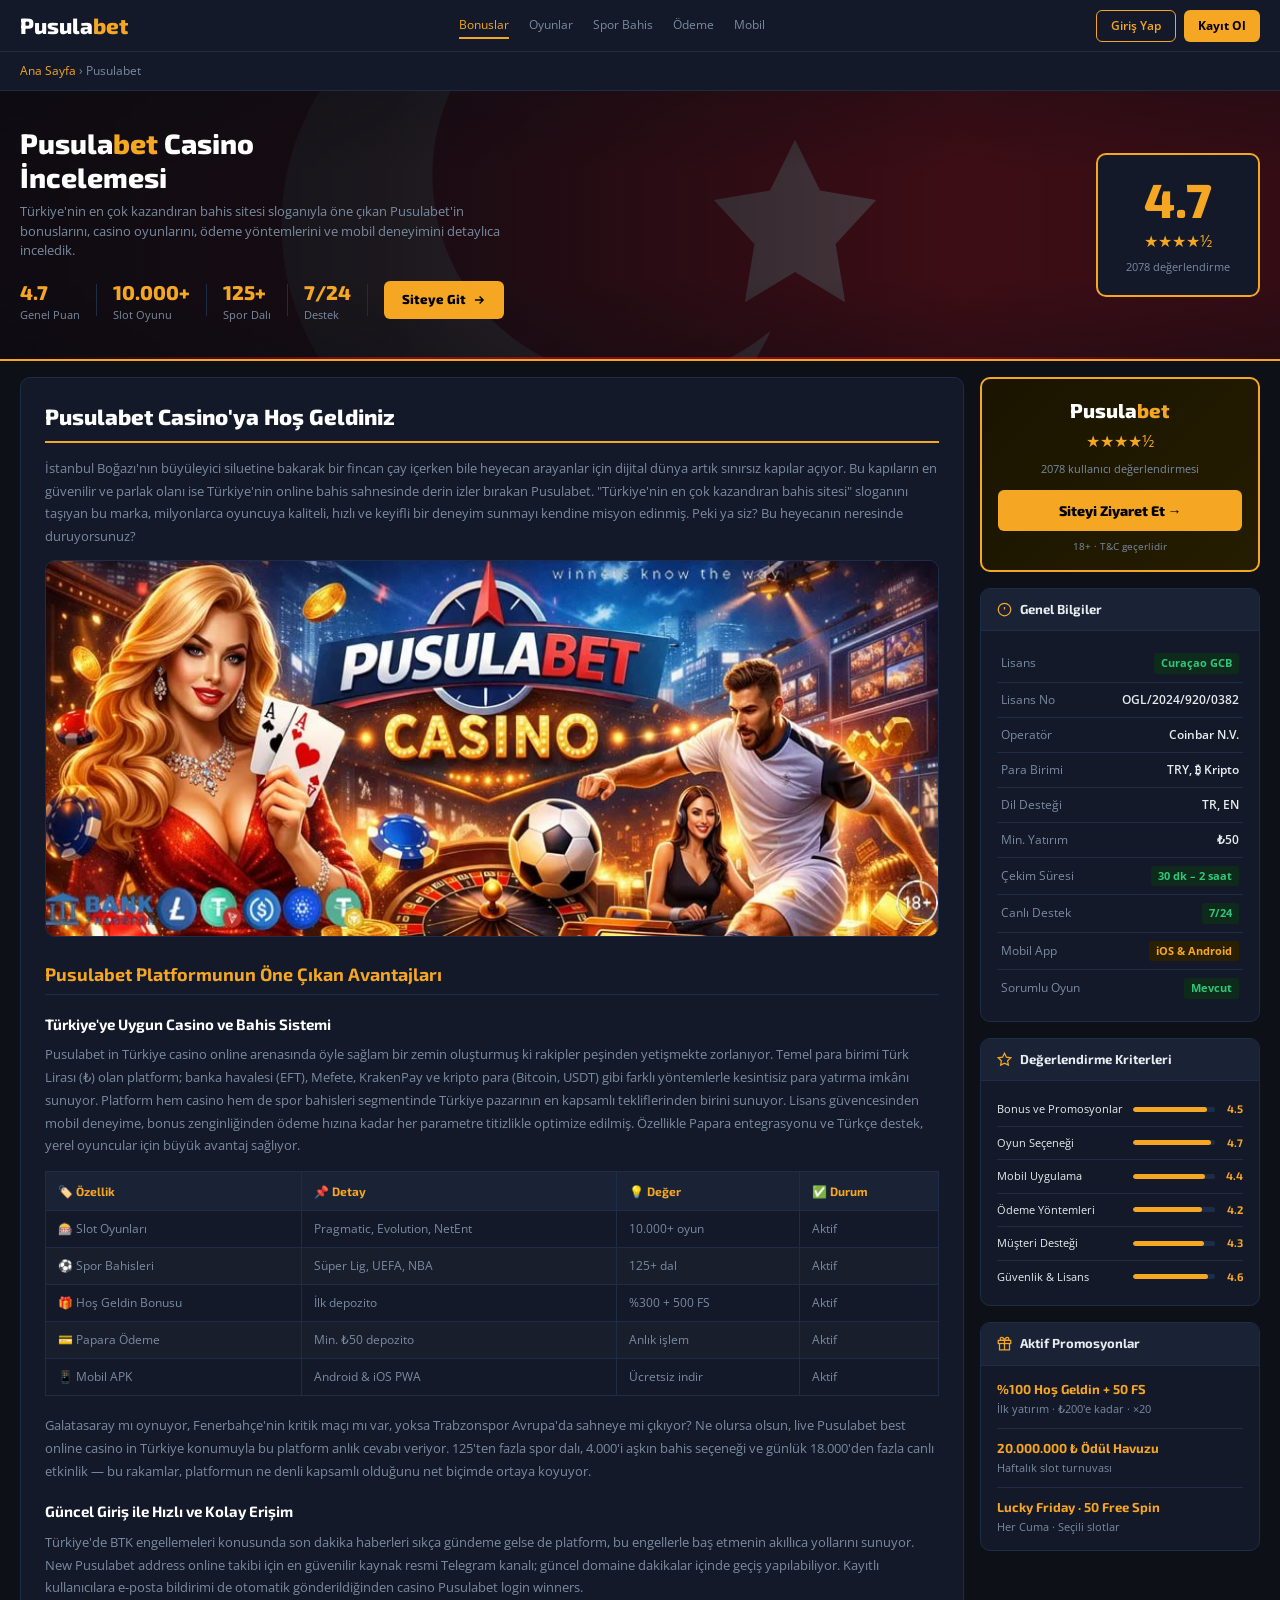
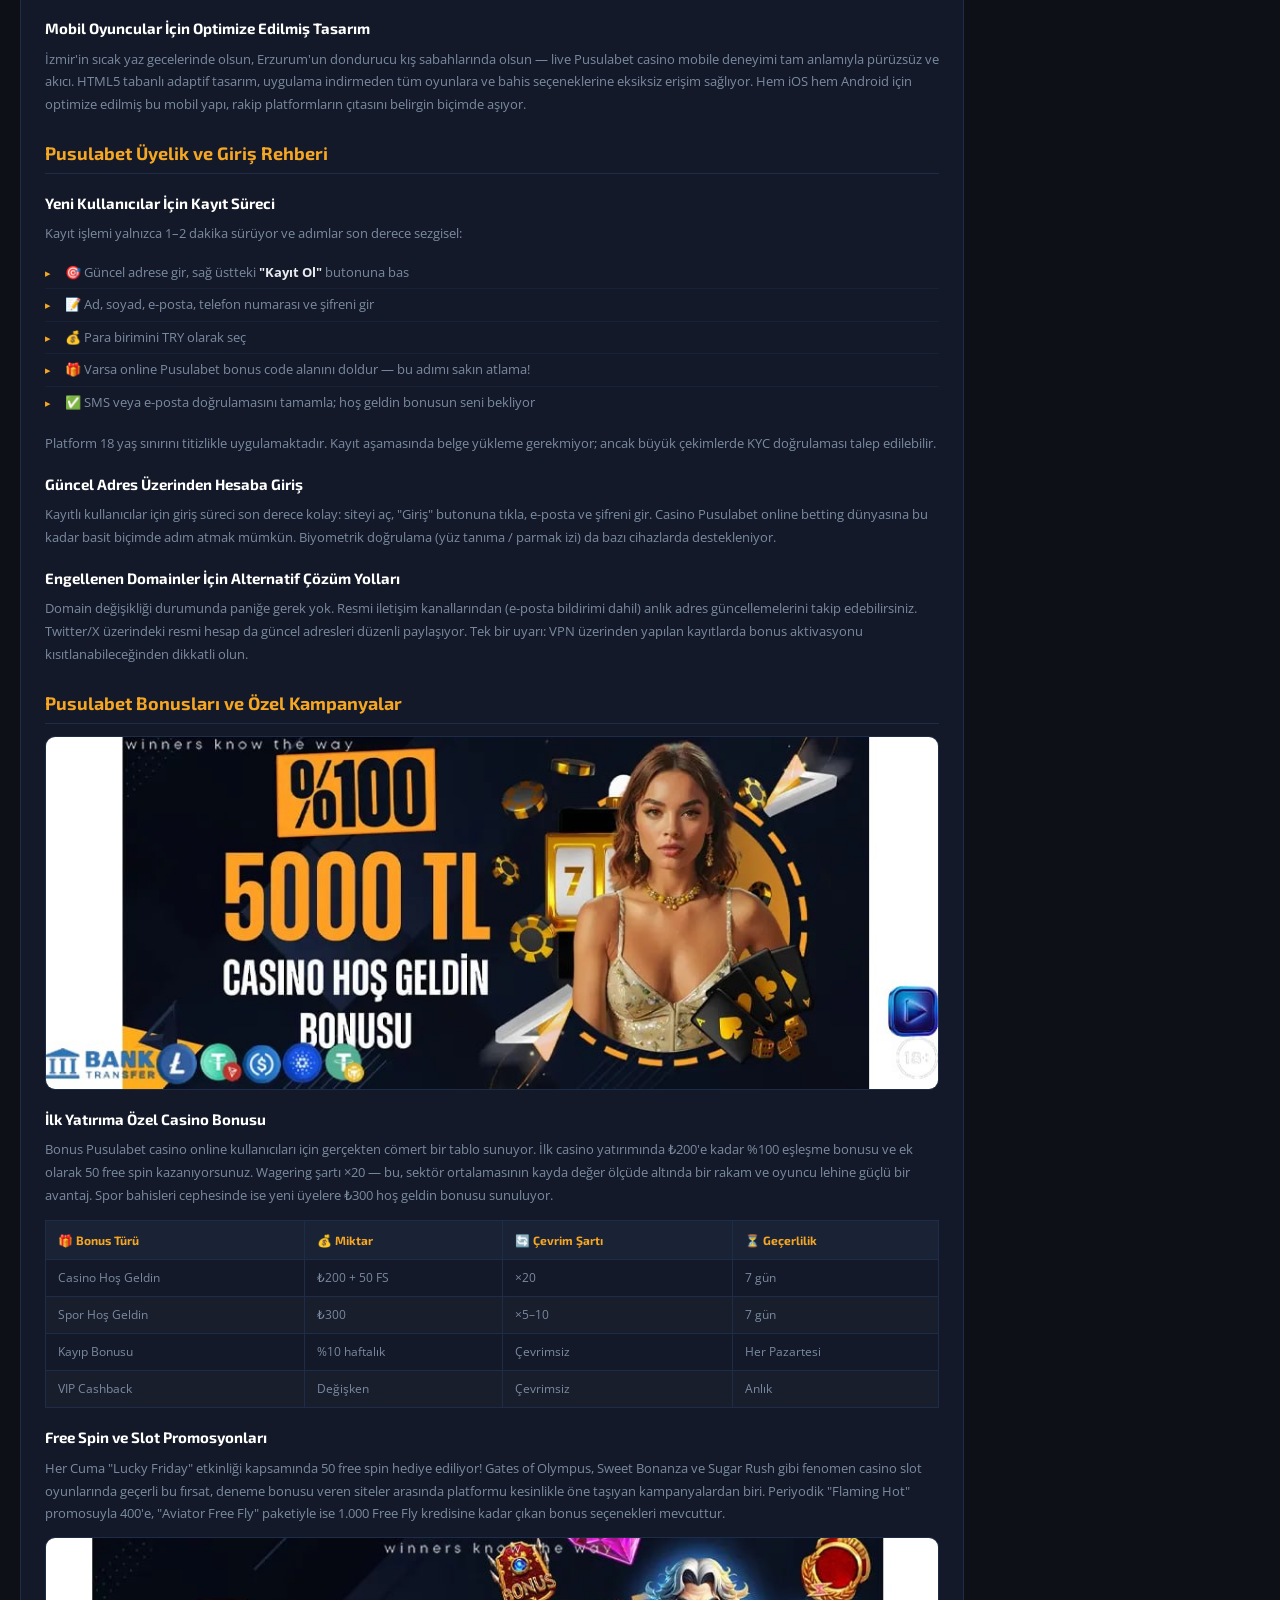
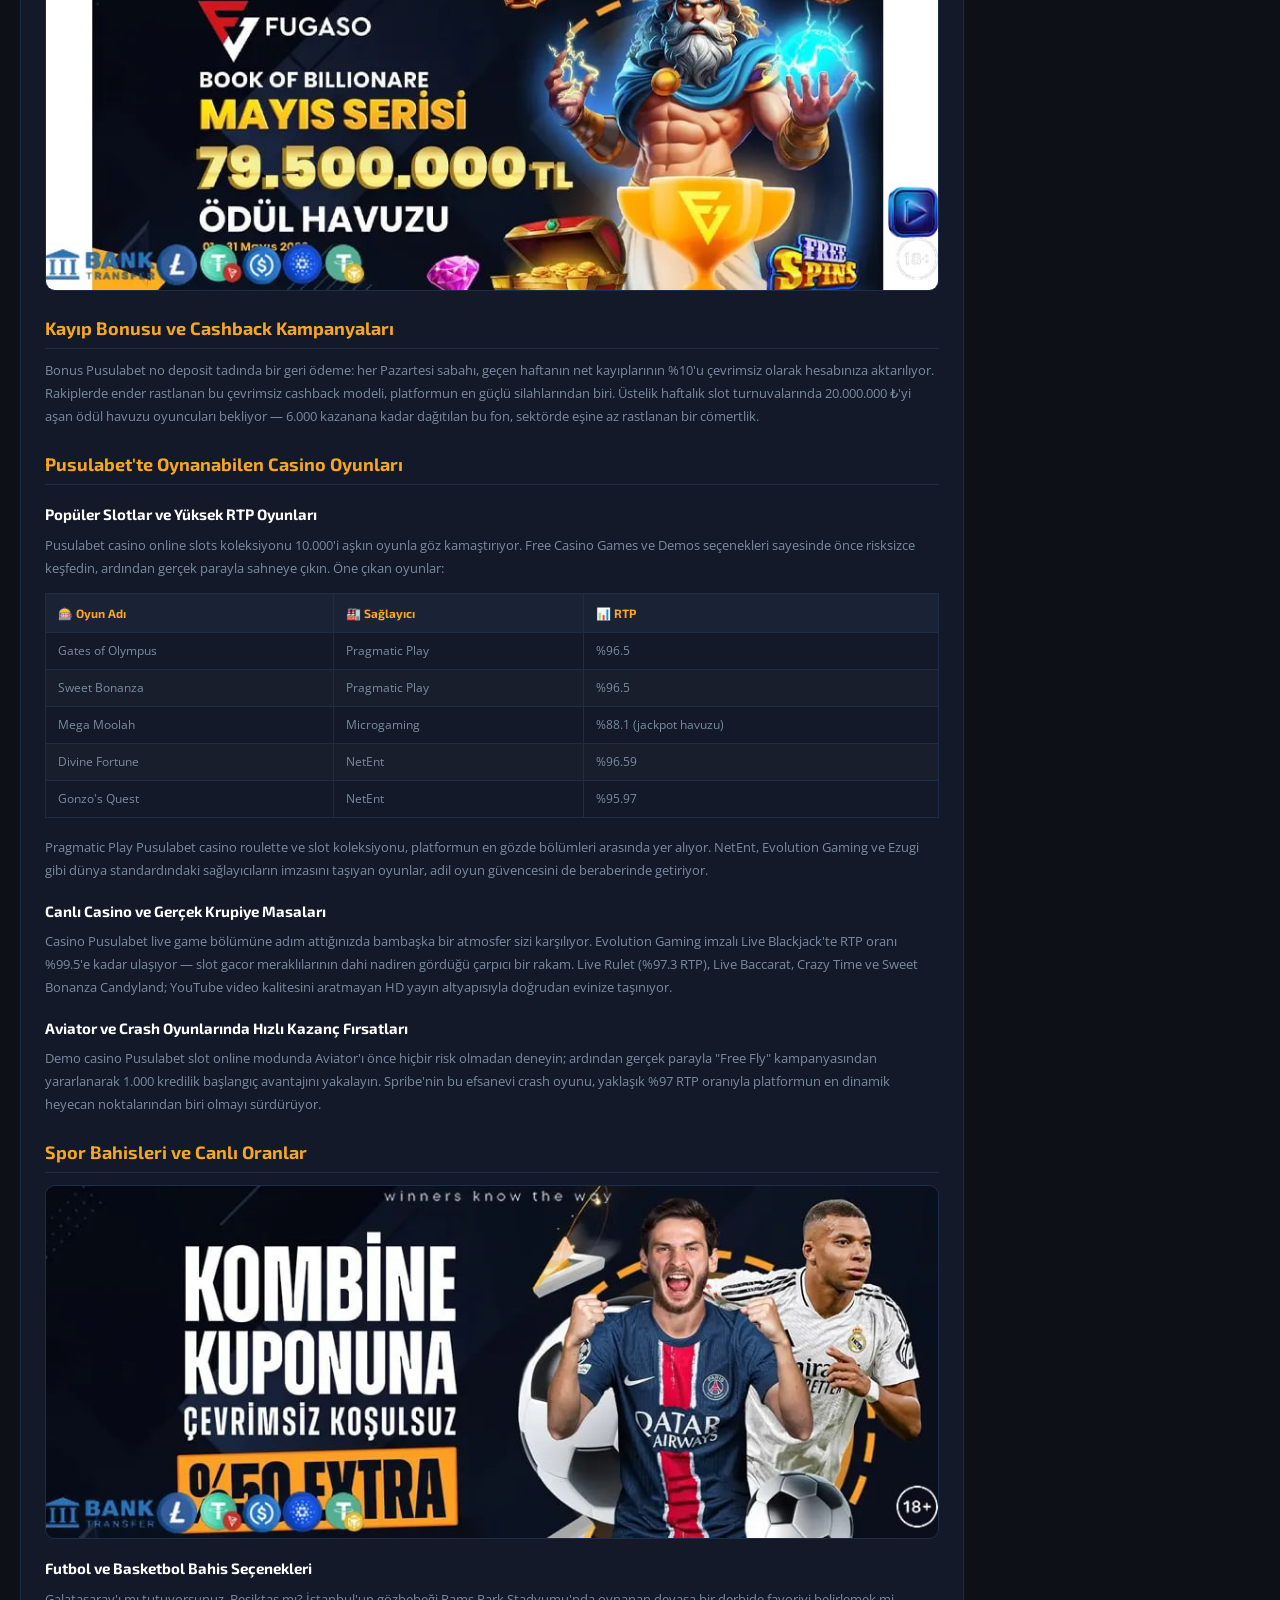
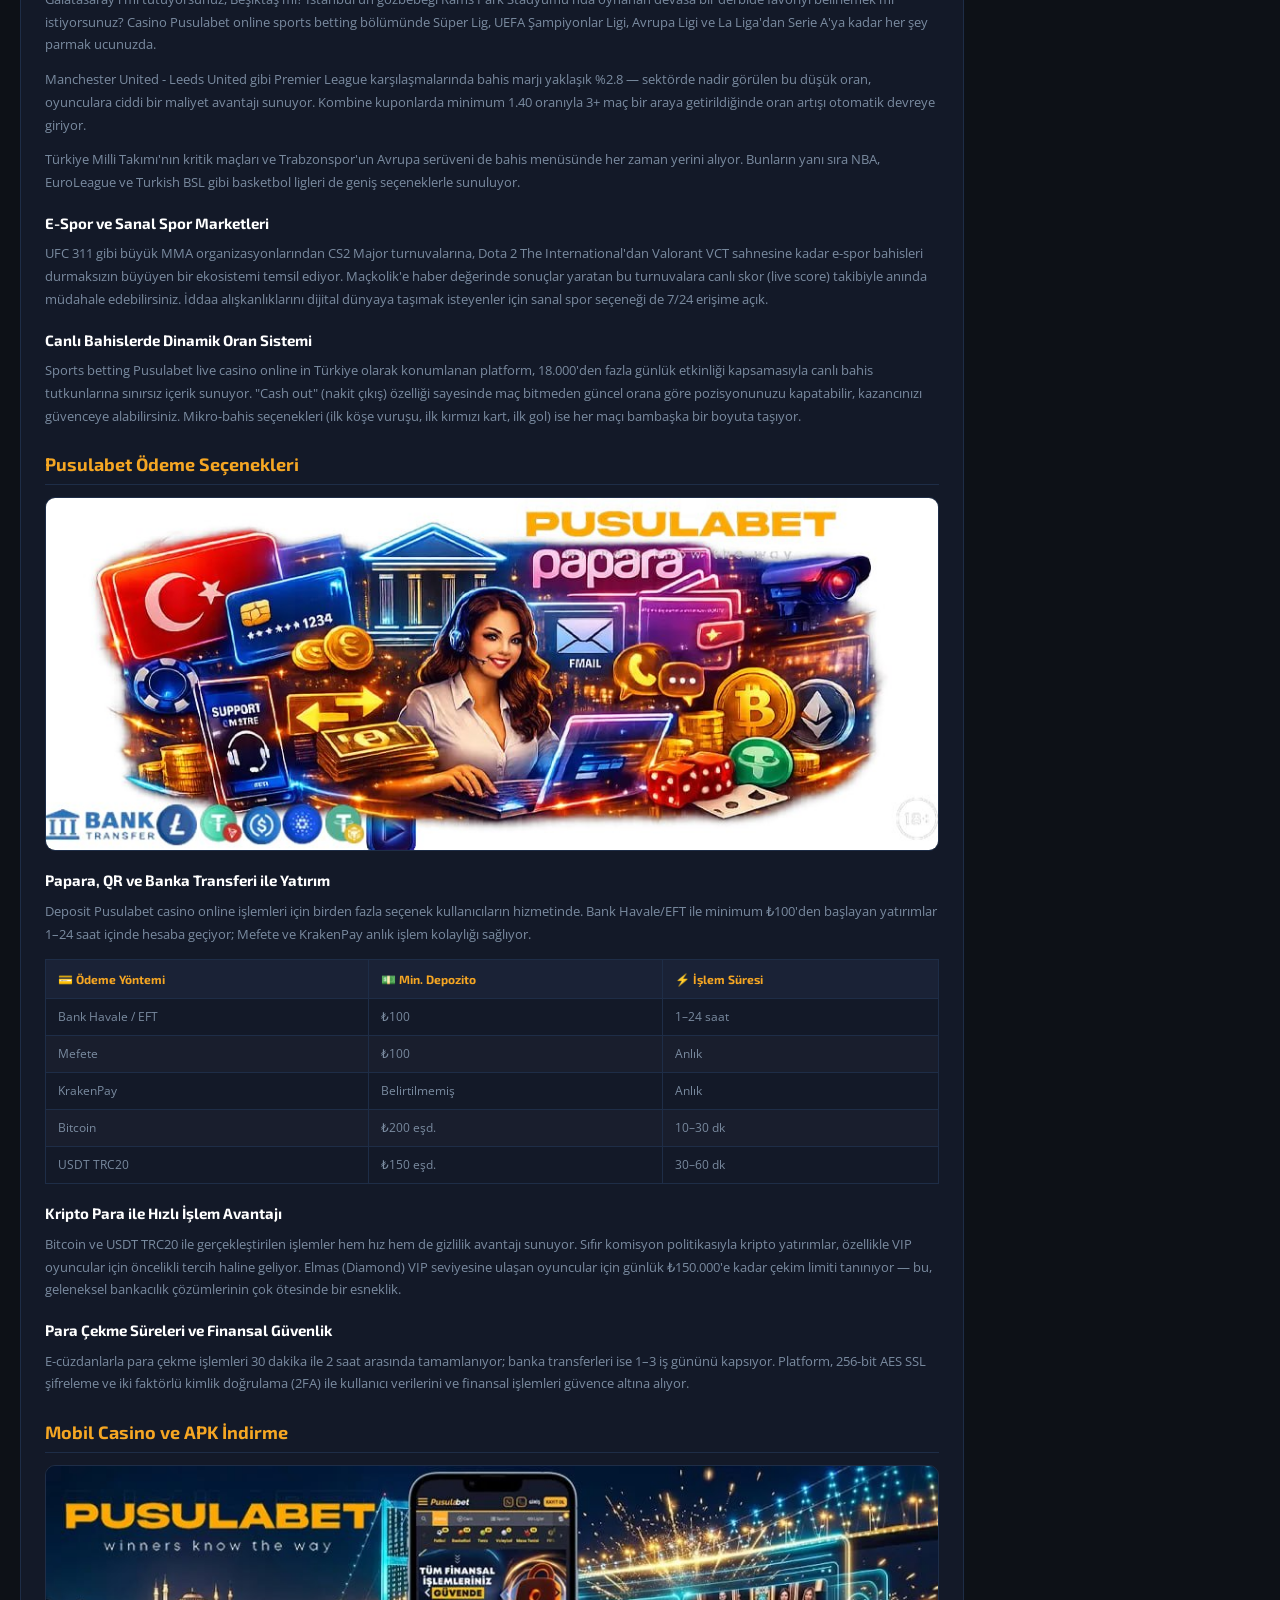
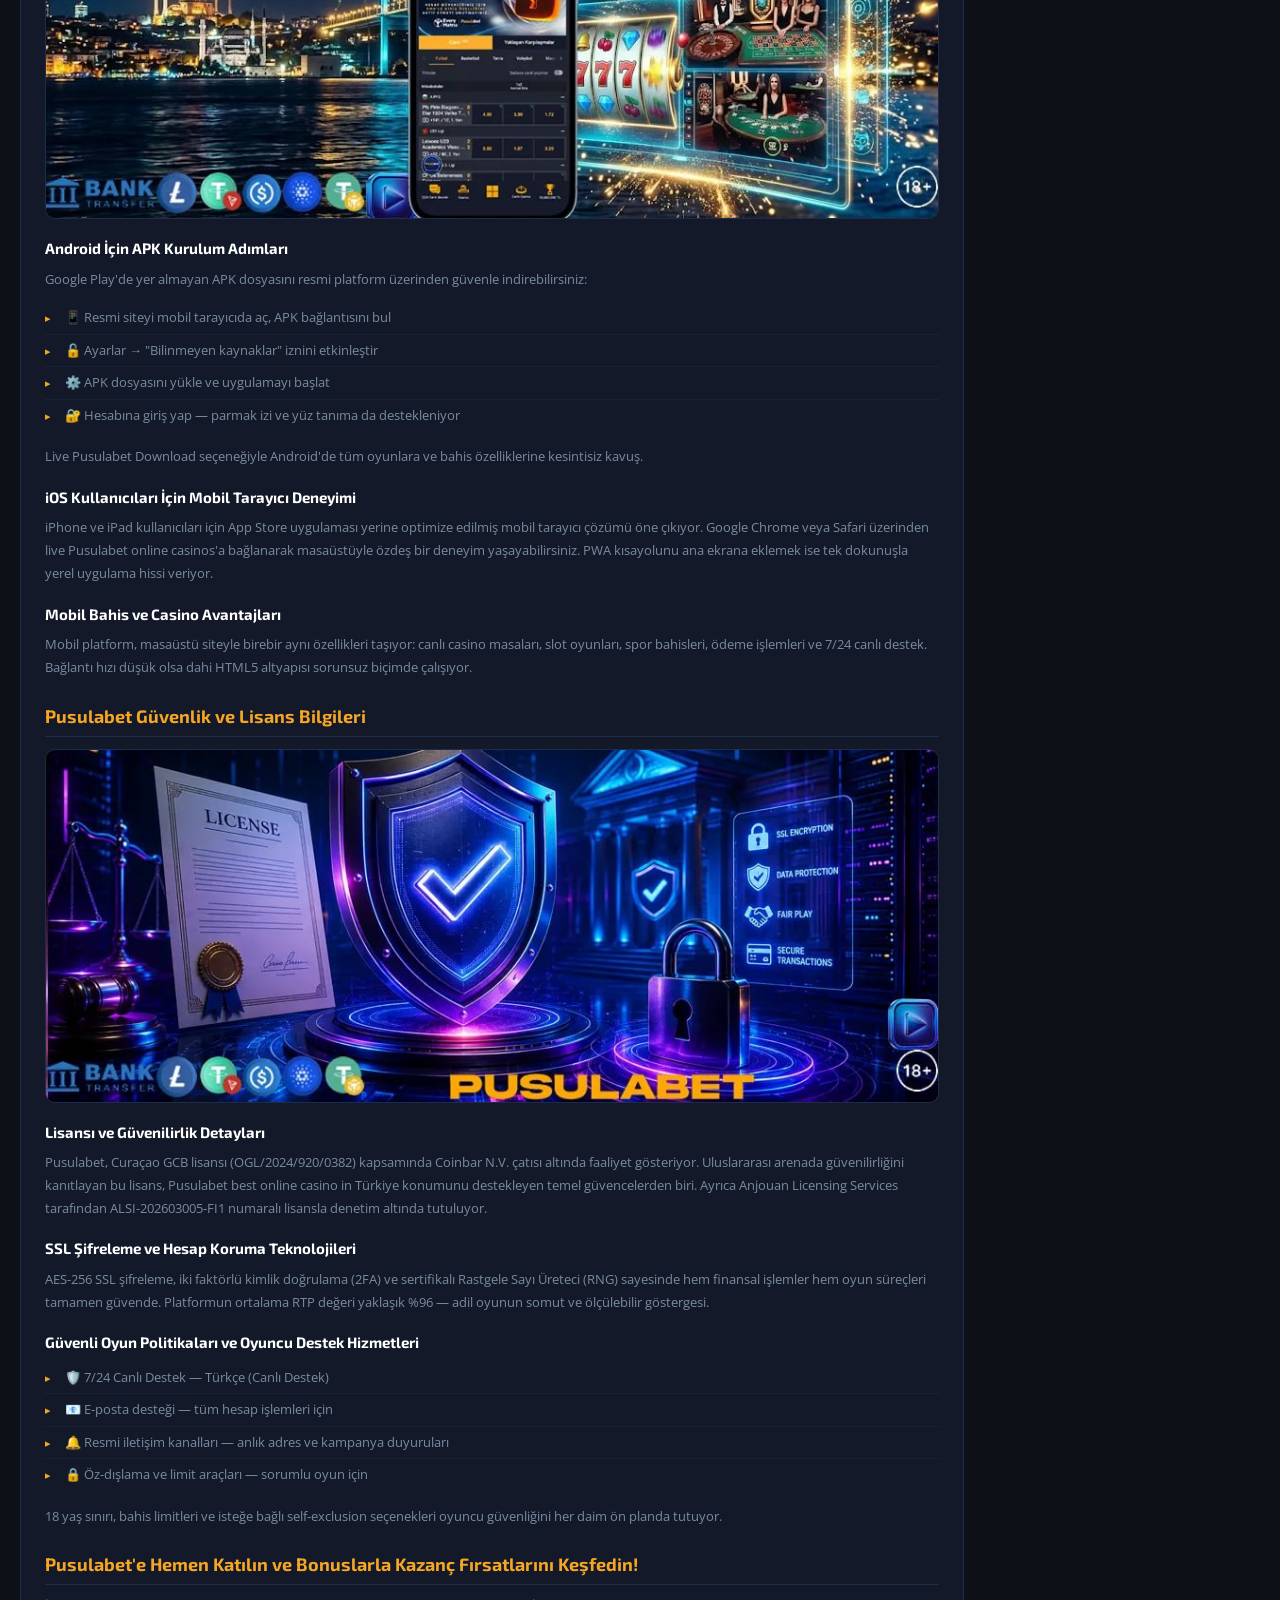
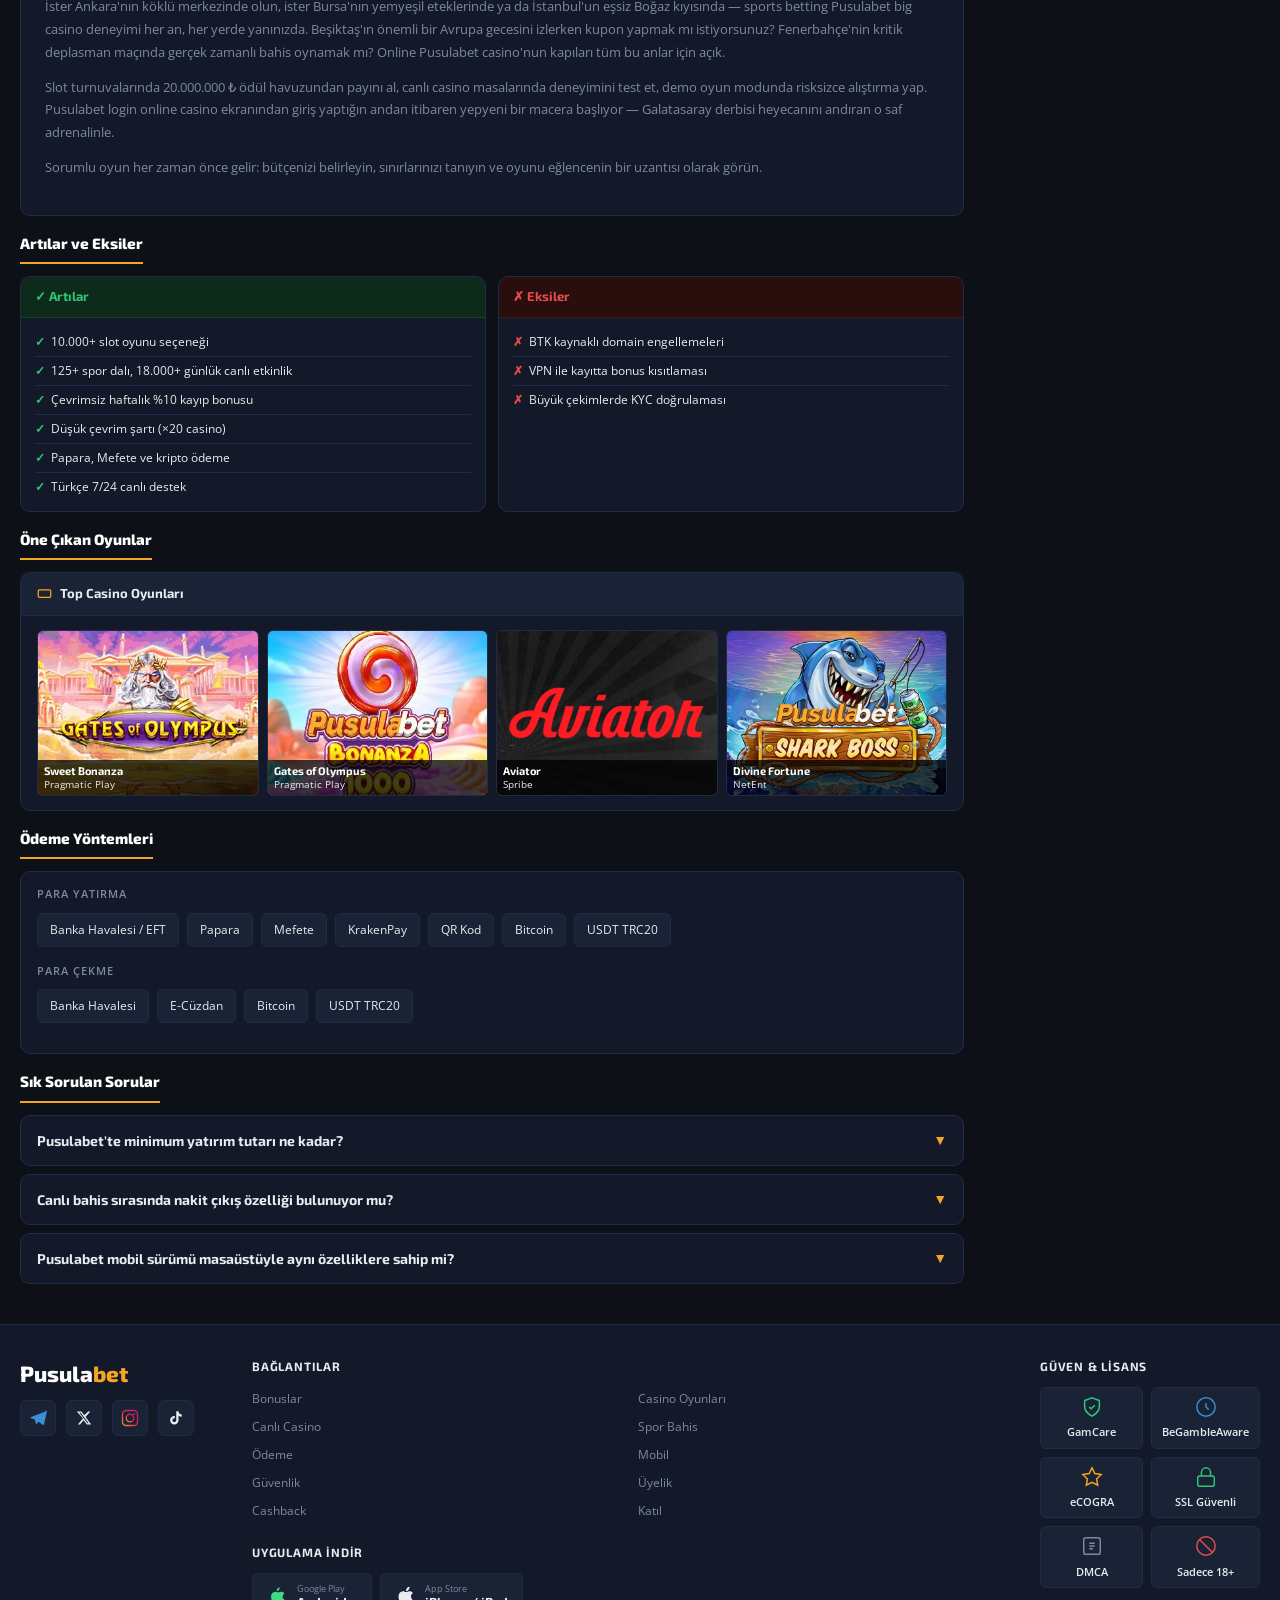
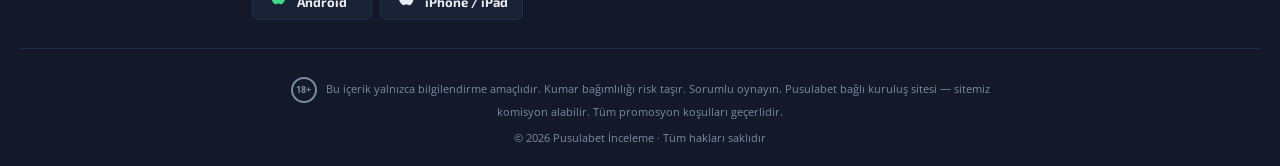
<file: index.html>
<!DOCTYPE html>
<html lang="tr">
<head>
<meta charset="UTF-8">
<link rel="stylesheet" href="/css/style.css">
<link rel="icon" type="image/webp" href="/img/favicon.webp">
<meta name="viewport" content="width=device-width, initial-scale=1.0">
<title>Pusulabet - Casino Girişi</title>
<meta name="description" content="Pusulabet Türkiye hakkında tüm detayları keşfedin. Güncel giriş adresi, bonus kampanyaları, canlı casino oyunları, ödeme yöntemleri ve mobil erişim rehberi burada!">
<link rel="canonical" href="https://pusula-bet.github.io/" />
<meta name="robots" content="index, follow, max-snippet:-1, max-image-preview:large, max-video-preview:-1" />
<link rel="alternate" hreflang="tr" href="https://pusula-bet.github.io/" />
<link rel="alternate" hreflang="x-default" href="https://pusula-bet.github.io/" />
<script type="application/ld+json">
{"@context":"https://schema.org","@type":"BreadcrumbList","itemListElement":[{"@type":"ListItem","position":1,"name":"Ana Sayfa","item":"https://pusula-bet.github.io/"},{"@type":"ListItem","position":2,"name":"Pusulabet","item":"https://pusula-bet.github.io/"}]}
</script>
<script type="application/ld+json">
{
  "@context": "https://schema.org",
  "@graph": [
    {
      "@type": "Organization",
      "@id": "https://pusula-bet.github.io/#organization",
      "name": "Pusulabet",
      "url": "https://pusula-bet.github.io/",
      "logo": "https://pusula-bet.github.io/img/favicon.webp",
      "image": "https://pusula-bet.github.io/img/pusulabet-casino-tanitim.jpg",
      "description": "Pusulabet, Türkiye'ye yönelik online casino, slot ve spor bahisleri deneyimi sunan bahis platformudur.",
      "email": "destek@pusula-bet.github.io",
      "sameAs": [
        "https://t.me/pusulasocial",
        "https://bsky.app/profile/pusulabet.bsky.social",
        "https://www.instagram.com/pslsosyal",
        "https://www.tiktok.com/@pusulatiktok"
      ],
      "contactPoint": {
        "@type": "ContactPoint",
        "telephone": "+90-456-280-90-90",
        "contactType": "customer support",
        "availableLanguage": ["Turkish"]
      }
    },
    {
      "@type": "LocalBusiness",
      "@id": "https://pusula-bet.github.io/#localbusiness",
      "name": "Pusulabet",
      "url": "https://pusula-bet.github.io/",
      "image": "https://pusula-bet.github.io/img/lisans-guvenlik-sertifikasi.jpg",
      "logo": "https://pusula-bet.github.io/img/favicon.webp",
      "telephone": "+90-456-280-90-90",
      "email": "destek@pusula-bet.github.io",
      "priceRange": "₺₺",
      "currenciesAccepted": "TRY, BTC, USDT",
      "paymentAccepted": "Banka Havalesi, Papara, Mefete, KrakenPay, Bitcoin, USDT",
      "parentOrganization": { "@id": "https://pusula-bet.github.io/#organization" },
      "address": {
        "@type": "PostalAddress",
        "streetAddress": "Cumhuriyet Mahallesi, Dağ Sokak No: 17",
        "addressLocality": "Kelkit",
        "addressRegion": "Gümüşhane",
        "postalCode": "29600",
        "addressCountry": "TR"
      },
      "geo": {
        "@type": "GeoCoordinates",
        "latitude": 40.1281,
        "longitude": 39.4350
      },
      "openingHoursSpecification": {
        "@type": "OpeningHoursSpecification",
        "dayOfWeek": ["Monday","Tuesday","Wednesday","Thursday","Friday","Saturday","Sunday"],
        "opens": "00:00",
        "closes": "23:59"
      },
      "sameAs": [
        "https://t.me/pusulasocial",
        "https://bsky.app/profile/pusulabet.bsky.social",
        "https://www.instagram.com/pslsosyal",
        "https://www.tiktok.com/@pusulatiktok"
      ]
    }
  ]
}
</script>
</head>
<body>

<header class="pb-header">
  <div class="pb-logo">Pusula<span>bet</span></div>
  <nav class="pb-nav" aria-label="Ana menü">
    <a href="#bonuslar" class="active">Bonuslar</a>
    <a href="#casino-oyunlari">Oyunlar</a>
    <a href="#spor-bahis">Spor Bahis</a>
    <a href="#odeme">Ödeme</a>
    <a href="#mobil">Mobil</a>
  </nav>
  <div class="pb-header-cta">
    <a href="/go/" class="btn-outline">Giriş Yap</a>
    <a href="/go/" class="btn-yellow">Kayıt Ol</a>
  </div>
</header>

<nav class="pb-crumb" aria-label="Breadcrumb">
  <a href="/">Ana Sayfa</a> › Pusulabet
</nav>

<section class="pb-hero">
  <div class="pb-hero-flag-bg"><div class="pb-hero-flag-red"></div></div>
  <svg class="pb-hero-flag-svg" viewBox="0 0 900 600" preserveAspectRatio="xMidYMid slice" xmlns="http://www.w3.org/2000/svg" aria-hidden="true">
    <rect width="900" height="600" fill="#be0e1e"/>
    <circle cx="378" cy="300" r="180" fill="#ffffff"/>
    <circle cx="448" cy="265" r="144" fill="#be0e1e"/>
    <g transform="translate(559,300)">
      <polygon points="0,-60 17.63,-24.27 57.06,-17.63 28.53,13.35 35.27,54.27 0,33 -35.27,54.27 -28.53,13.35 -57.06,-17.63 -17.63,-24.27" fill="#ffffff"/>
    </g>
  </svg>
  <div class="pb-hero-overlay"></div>
  <div class="pb-hero-glow"></div>
  <div class="pb-hero-content">
    <div class="pb-hero-title">Pusula<span>bet</span> Casino<br>İncelemesi</div>
    <p class="pb-hero-sub">Türkiye'nin en çok kazandıran bahis sitesi sloganıyla öne çıkan Pusulabet'in bonuslarını, casino oyunlarını, ödeme yöntemlerini ve mobil deneyimini detaylıca inceledik.</p>
    <div class="pb-hero-stats">
      <div class="pb-hero-stat"><div class="val">4.7</div><div class="lbl">Genel Puan</div></div>
      <div class="pb-hero-divider"></div>
      <div class="pb-hero-stat"><div class="val">10.000+</div><div class="lbl">Slot Oyunu</div></div>
      <div class="pb-hero-divider"></div>
      <div class="pb-hero-stat"><div class="val">125+</div><div class="lbl">Spor Dalı</div></div>
      <div class="pb-hero-divider"></div>
      <div class="pb-hero-stat"><div class="val">7/24</div><div class="lbl">Destek</div></div>
      <div class="pb-hero-divider"></div>
      <a href="/go/" class="btn-hero">
        Siteye Git
        <svg width="14" height="14" viewBox="0 0 24 24" fill="none" stroke="currentColor" stroke-width="2.5" aria-hidden="true"><path d="M5 12h14M13 6l6 6-6 6"/></svg>
      </a>
    </div>
  </div>
  <div class="pb-score-box">
    <div class="pb-score-num">4.7</div>
    <div class="pb-stars">★★★★½</div>
    <div class="pb-score-label">2078 değerlendirme</div>
  </div>
</section>

<div class="pb-wrap">

  <main class="pb-main">
    <article class="content-area">
      <h1 id="hosgeldin">Pusulabet Casino'ya Hoş Geldiniz</h1>

      <p>İstanbul Boğazı'nın büyüleyici siluetine bakarak bir fincan çay içerken bile heyecan arayanlar için dijital dünya artık sınırsız kapılar açıyor. Bu kapıların en güvenilir ve parlak olanı ise Türkiye'nin online bahis sahnesinde derin izler bırakan Pusulabet. "Türkiye'nin en çok kazandıran bahis sitesi" sloganını taşıyan bu marka, milyonlarca oyuncuya kaliteli, hızlı ve keyifli bir deneyim sunmayı kendine misyon edinmiş. Peki ya siz? Bu heyecanın neresinde duruyorsunuz?</p>

      <img src="/img/pusulabet-casino-tanitim.jpg" alt="Casino oyunları, rulet ve spor bahisleri tanıtım görseli" loading="lazy" width="945" height="377">

      <h2 id="avantajlar">Pusulabet Platformunun Öne Çıkan Avantajları</h2>

      <h3 id="turkiyeye-uygun-sistem">Türkiye'ye Uygun Casino ve Bahis Sistemi</h3>
      <p>Pusulabet in Türkiye casino online arenasında öyle sağlam bir zemin oluşturmuş ki rakipler peşinden yetişmekte zorlanıyor. Temel para birimi Türk Lirası (₺) olan platform; banka havalesi (EFT), Mefete, KrakenPay ve kripto para (Bitcoin, USDT) gibi farklı yöntemlerle kesintisiz para yatırma imkânı sunuyor. Platform hem casino hem de spor bahisleri segmentinde Türkiye pazarının en kapsamlı tekliflerinden birini sunuyor. Lisans güvencesinden mobil deneyime, bonus zenginliğinden ödeme hızına kadar her parametre titizlikle optimize edilmiş. Özellikle Papara entegrasyonu ve Türkçe destek, yerel oyuncular için büyük avantaj sağlıyor.</p>

      <div class="table-wrap"><table>
        <thead>
          <tr><th>🏷️ Özellik</th><th>📌 Detay</th><th>💡 Değer</th><th>✅ Durum</th></tr>
        </thead>
        <tbody>
          <tr><td>🎰 Slot Oyunları</td><td>Pragmatic, Evolution, NetEnt</td><td>10.000+ oyun</td><td>Aktif</td></tr>
          <tr><td>⚽ Spor Bahisleri</td><td>Süper Lig, UEFA, NBA</td><td>125+ dal</td><td>Aktif</td></tr>
          <tr><td>🎁 Hoş Geldin Bonusu</td><td>İlk depozito</td><td>%300 + 500 FS</td><td>Aktif</td></tr>
          <tr><td>💳 Papara Ödeme</td><td>Min. ₺50 depozito</td><td>Anlık işlem</td><td>Aktif</td></tr>
          <tr><td>📱 Mobil APK</td><td>Android &amp; iOS PWA</td><td>Ücretsiz indir</td><td>Aktif</td></tr>
        </tbody>
      </table></div>

      <p>Galatasaray mı oynuyor, Fenerbahçe'nin kritik maçı mı var, yoksa Trabzonspor Avrupa'da sahneye mi çıkıyor? Ne olursa olsun, live Pusulabet best online casino in Türkiye konumuyla bu platform anlık cevabı veriyor. 125'ten fazla spor dalı, 4.000'i aşkın bahis seçeneği ve günlük 18.000'den fazla canlı etkinlik — bu rakamlar, platformun ne denli kapsamlı olduğunu net biçimde ortaya koyuyor.</p>

      <h3 id="guncel-giris">Güncel Giriş ile Hızlı ve Kolay Erişim</h3>
      <p>Türkiye'de BTK engellemeleri konusunda son dakika haberleri sıkça gündeme gelse de platform, bu engellerle baş etmenin akıllıca yollarını sunuyor. New Pusulabet address online takibi için en güvenilir kaynak resmi Telegram kanalı; güncel domaine dakikalar içinde geçiş yapılabiliyor. Kayıtlı kullanıcılara e-posta bildirimi de otomatik gönderildiğinden casino Pusulabet login winners.</p>

      <h3 id="mobil-tasarim">Mobil Oyuncular İçin Optimize Edilmiş Tasarım</h3>
      <p>İzmir'in sıcak yaz gecelerinde olsun, Erzurum'un dondurucu kış sabahlarında olsun — live Pusulabet casino mobile deneyimi tam anlamıyla pürüzsüz ve akıcı. HTML5 tabanlı adaptif tasarım, uygulama indirmeden tüm oyunlara ve bahis seçeneklerine eksiksiz erişim sağlıyor. Hem iOS hem Android için optimize edilmiş bu mobil yapı, rakip platformların çıtasını belirgin biçimde aşıyor.</p>

      <h2 id="uyelik">Pusulabet Üyelik ve Giriş Rehberi</h2>

      <h3 id="kayit-sureci">Yeni Kullanıcılar İçin Kayıt Süreci</h3>
      <p>Kayıt işlemi yalnızca 1–2 dakika sürüyor ve adımlar son derece sezgisel:</p>
      <ul>
        <li>🎯 Güncel adrese gir, sağ üstteki <strong>"Kayıt Ol"</strong> butonuna bas</li>
        <li>📝 Ad, soyad, e-posta, telefon numarası ve şifreni gir</li>
        <li>💰 Para birimini TRY olarak seç</li>
        <li>🎁 Varsa online Pusulabet bonus code alanını doldur — bu adımı sakın atlama!</li>
        <li>✅ SMS veya e-posta doğrulamasını tamamla; hoş geldin bonusun seni bekliyor</li>
      </ul>
      <p>Platform 18 yaş sınırını titizlikle uygulamaktadır. Kayıt aşamasında belge yükleme gerekmiyor; ancak büyük çekimlerde KYC doğrulaması talep edilebilir.</p>

      <h3 id="hesaba-giris">Güncel Adres Üzerinden Hesaba Giriş</h3>
      <p>Kayıtlı kullanıcılar için giriş süreci son derece kolay: siteyi aç, "Giriş" butonuna tıkla, e-posta ve şifreni gir. Casino Pusulabet online betting dünyasına bu kadar basit biçimde adım atmak mümkün. Biyometrik doğrulama (yüz tanıma / parmak izi) da bazı cihazlarda destekleniyor.</p>

      <h3 id="alternatif-erisim">Engellenen Domainler İçin Alternatif Çözüm Yolları</h3>
      <p>Domain değişikliği durumunda paniğe gerek yok. Resmi iletişim kanallarından (e-posta bildirimi dahil) anlık adres güncellemelerini takip edebilirsiniz. Twitter/X üzerindeki resmi hesap da güncel adresleri düzenli paylaşıyor. Tek bir uyarı: VPN üzerinden yapılan kayıtlarda bonus aktivasyonu kısıtlanabileceğinden dikkatli olun.</p>

      <h2 id="bonuslar">Pusulabet Bonusları ve Özel Kampanyalar</h2>

      <img src="/img/hosgeldin-bonusu-5000-tl.jpg" alt="%100 5000 TL casino hoş geldin bonusu afişi" loading="lazy" width="945" height="354">

      <h3 id="ilk-yatirim-bonusu">İlk Yatırıma Özel Casino Bonusu</h3>
      <p>Bonus Pusulabet casino online kullanıcıları için gerçekten cömert bir tablo sunuyor. İlk casino yatırımında ₺200'e kadar %100 eşleşme bonusu ve ek olarak 50 free spin kazanıyorsunuz. Wagering şartı ×20 — bu, sektör ortalamasının kayda değer ölçüde altında bir rakam ve oyuncu lehine güçlü bir avantaj. Spor bahisleri cephesinde ise yeni üyelere ₺300 hoş geldin bonusu sunuluyor.</p>

      <div class="table-wrap"><table>
        <thead>
          <tr><th>🎁 Bonus Türü</th><th>💰 Miktar</th><th>🔄 Çevrim Şartı</th><th>⏳ Geçerlilik</th></tr>
        </thead>
        <tbody>
          <tr><td>Casino Hoş Geldin</td><td>₺200 + 50 FS</td><td>×20</td><td>7 gün</td></tr>
          <tr><td>Spor Hoş Geldin</td><td>₺300</td><td>×5–10</td><td>7 gün</td></tr>
          <tr><td>Kayıp Bonusu</td><td>%10 haftalık</td><td>Çevrimsiz</td><td>Her Pazartesi</td></tr>
          <tr><td>VIP Cashback</td><td>Değişken</td><td>Çevrimsiz</td><td>Anlık</td></tr>
        </tbody>
      </table></div>

      <h3 id="free-spin">Free Spin ve Slot Promosyonları</h3>
      <p>Her Cuma "Lucky Friday" etkinliği kapsamında 50 free spin hediye ediliyor! Gates of Olympus, Sweet Bonanza ve Sugar Rush gibi fenomen casino slot oyunlarında geçerli bu fırsat, deneme bonusu veren siteler arasında platformu kesinlikle öne taşıyan kampanyalardan biri. Periyodik "Flaming Hot" promosuyla 400'e, "Aviator Free Fly" paketiyle ise 1.000 Free Fly kredisine kadar çıkan bonus seçenekleri mevcuttur.</p>

      <img src="/img/slot-turnuva-odul-havuzu.jpg" alt="Fugaso Book of Billionare slot turnuva ödül havuzu görseli" loading="lazy" width="945" height="354">

      <h2 id="cashback">Kayıp Bonusu ve Cashback Kampanyaları</h2>
      <p>Bonus Pusulabet no deposit tadında bir geri ödeme: her Pazartesi sabahı, geçen haftanın net kayıplarının %10'u çevrimsiz olarak hesabınıza aktarılıyor. Rakiplerde ender rastlanan bu çevrimsiz cashback modeli, platformun en güçlü silahlarından biri. Üstelik haftalık slot turnuvalarında 20.000.000 ₺'yi aşan ödül havuzu oyuncuları bekliyor — 6.000 kazanana kadar dağıtılan bu fon, sektörde eşine az rastlanan bir cömertlik.</p>

      <h2 id="casino-oyunlari">Pusulabet'te Oynanabilen Casino Oyunları</h2>

      <h3 id="populer-slotlar">Popüler Slotlar ve Yüksek RTP Oyunları</h3>
      <p>Pusulabet casino online slots koleksiyonu 10.000'i aşkın oyunla göz kamaştırıyor. Free Casino Games ve Demos seçenekleri sayesinde önce risksizce keşfedin, ardından gerçek parayla sahneye çıkın. Öne çıkan oyunlar:</p>

      <div class="table-wrap"><table>
        <thead>
          <tr><th>🎰 Oyun Adı</th><th>🏭 Sağlayıcı</th><th>📊 RTP</th></tr>
        </thead>
        <tbody>
          <tr><td>Gates of Olympus</td><td>Pragmatic Play</td><td>%96.5</td></tr>
          <tr><td>Sweet Bonanza</td><td>Pragmatic Play</td><td>%96.5</td></tr>
          <tr><td>Mega Moolah</td><td>Microgaming</td><td>%88.1 (jackpot havuzu)</td></tr>
          <tr><td>Divine Fortune</td><td>NetEnt</td><td>%96.59</td></tr>
          <tr><td>Gonzo's Quest</td><td>NetEnt</td><td>%95.97</td></tr>
        </tbody>
      </table></div>

      <p>Pragmatic Play Pusulabet casino roulette ve slot koleksiyonu, platformun en gözde bölümleri arasında yer alıyor. NetEnt, Evolution Gaming ve Ezugi gibi dünya standardındaki sağlayıcıların imzasını taşıyan oyunlar, adil oyun güvencesini de beraberinde getiriyor.</p>

      <h3 id="canli-casino">Canlı Casino ve Gerçek Krupiye Masaları</h3>
      <p>Casino Pusulabet live game bölümüne adım attığınızda bambaşka bir atmosfer sizi karşılıyor. Evolution Gaming imzalı Live Blackjack'te RTP oranı %99.5'e kadar ulaşıyor — slot gacor meraklılarının dahi nadiren gördüğü çarpıcı bir rakam. Live Rulet (%97.3 RTP), Live Baccarat, Crazy Time ve Sweet Bonanza Candyland; YouTube video kalitesini aratmayan HD yayın altyapısıyla doğrudan evinize taşınıyor.</p>

      <h3 id="aviator-crash">Aviator ve Crash Oyunlarında Hızlı Kazanç Fırsatları</h3>
      <p>Demo casino Pusulabet slot online modunda Aviator'ı önce hiçbir risk olmadan deneyin; ardından gerçek parayla "Free Fly" kampanyasından yararlanarak 1.000 kredilik başlangıç avantajını yakalayın. Spribe'nin bu efsanevi crash oyunu, yaklaşık %97 RTP oranıyla platformun en dinamik heyecan noktalarından biri olmayı sürdürüyor.</p>

      <h2 id="spor-bahis">Spor Bahisleri ve Canlı Oranlar</h2>

      <img src="/img/pusulabet-kombine-kupon-bonusu.jpg" alt="Çevrimsiz kombine kupon kampanyası ve futbol bahisleri görseli" loading="lazy" width="945" height="354">

      <h3 id="futbol-basketbol">Futbol ve Basketbol Bahis Seçenekleri</h3>
      <p>Galatasaray'ı mı tutuyorsunuz, Beşiktaş mı? İstanbul'un gözbebeği Rams Park Stadyumu'nda oynanan devasa bir derbide favoriyi belirlemek mi istiyorsunuz? Casino Pusulabet online sports betting bölümünde Süper Lig, UEFA Şampiyonlar Ligi, Avrupa Ligi ve La Liga'dan Serie A'ya kadar her şey parmak ucunuzda.</p>
      <p>Manchester United - Leeds United gibi Premier League karşılaşmalarında bahis marjı yaklaşık %2.8 — sektörde nadir görülen bu düşük oran, oyunculara ciddi bir maliyet avantajı sunuyor. Kombine kuponlarda minimum 1.40 oranıyla 3+ maç bir araya getirildiğinde oran artışı otomatik devreye giriyor.</p>
      <p>Türkiye Milli Takımı'nın kritik maçları ve Trabzonspor'un Avrupa serüveni de bahis menüsünde her zaman yerini alıyor. Bunların yanı sıra NBA, EuroLeague ve Turkish BSL gibi basketbol ligleri de geniş seçeneklerle sunuluyor.</p>

      <h3 id="espor">E-Spor ve Sanal Spor Marketleri</h3>
      <p>UFC 311 gibi büyük MMA organizasyonlarından CS2 Major turnuvalarına, Dota 2 The International'dan Valorant VCT sahnesine kadar e-spor bahisleri durmaksızın büyüyen bir ekosistemi temsil ediyor. Maçkolik'e haber değerinde sonuçlar yaratan bu turnuvalara canlı skor (live score) takibiyle anında müdahale edebilirsiniz. İddaa alışkanlıklarını dijital dünyaya taşımak isteyenler için sanal spor seçeneği de 7/24 erişime açık.</p>

      <h3 id="canli-bahis">Canlı Bahislerde Dinamik Oran Sistemi</h3>
      <p>Sports betting Pusulabet live casino online in Türkiye olarak konumlanan platform, 18.000'den fazla günlük etkinliği kapsamasıyla canlı bahis tutkunlarına sınırsız içerik sunuyor. "Cash out" (nakit çıkış) özelliği sayesinde maç bitmeden güncel orana göre pozisyonunuzu kapatabilir, kazancınızı güvenceye alabilirsiniz. Mikro-bahis seçenekleri (ilk köşe vuruşu, ilk kırmızı kart, ilk gol) ise her maçı bambaşka bir boyuta taşıyor.</p>

      <h2 id="odeme">Pusulabet Ödeme Seçenekleri</h2>

      <img src="/img/odeme-yontemleri-papara-kripto.jpg" alt="Papara, banka havalesi ve kripto ödeme seçenekleri görseli" loading="lazy" width="945" height="354">

      <h3 id="yatirim-yontemleri">Papara, QR ve Banka Transferi ile Yatırım</h3>
      <p>Deposit Pusulabet casino online işlemleri için birden fazla seçenek kullanıcıların hizmetinde. Bank Havale/EFT ile minimum ₺100'den başlayan yatırımlar 1–24 saat içinde hesaba geçiyor; Mefete ve KrakenPay anlık işlem kolaylığı sağlıyor.</p>

      <div class="table-wrap"><table>
        <thead>
          <tr><th>💳 Ödeme Yöntemi</th><th>💵 Min. Depozito</th><th>⚡ İşlem Süresi</th></tr>
        </thead>
        <tbody>
          <tr><td>Bank Havale / EFT</td><td>₺100</td><td>1–24 saat</td></tr>
          <tr><td>Mefete</td><td>₺100</td><td>Anlık</td></tr>
          <tr><td>KrakenPay</td><td>Belirtilmemiş</td><td>Anlık</td></tr>
          <tr><td>Bitcoin</td><td>₺200 eşd.</td><td>10–30 dk</td></tr>
          <tr><td>USDT TRC20</td><td>₺150 eşd.</td><td>30–60 dk</td></tr>
        </tbody>
      </table></div>

      <h3 id="kripto-islem">Kripto Para ile Hızlı İşlem Avantajı</h3>
      <p>Bitcoin ve USDT TRC20 ile gerçekleştirilen işlemler hem hız hem de gizlilik avantajı sunuyor. Sıfır komisyon politikasıyla kripto yatırımlar, özellikle VIP oyuncular için öncelikli tercih haline geliyor. Elmas (Diamond) VIP seviyesine ulaşan oyuncular için günlük ₺150.000'e kadar çekim limiti tanınıyor — bu, geleneksel bankacılık çözümlerinin çok ötesinde bir esneklik.</p>

      <h3 id="cekim-sureleri">Para Çekme Süreleri ve Finansal Güvenlik</h3>
      <p>E-cüzdanlarla para çekme işlemleri 30 dakika ile 2 saat arasında tamamlanıyor; banka transferleri ise 1–3 iş gününü kapsıyor. Platform, 256-bit AES SSL şifreleme ve iki faktörlü kimlik doğrulama (2FA) ile kullanıcı verilerini ve finansal işlemleri güvence altına alıyor.</p>

      <h2 id="mobil">Mobil Casino ve APK İndirme</h2>

      <img src="/img/pusulabet-mobil-uygulama.jpg" alt="Mobil uygulama ekranı, İstanbul silüeti ve canlı casino masaları" loading="lazy" width="945" height="354">

      <h3 id="android-apk">Android İçin APK Kurulum Adımları</h3>
      <p>Google Play'de yer almayan APK dosyasını resmi platform üzerinden güvenle indirebilirsiniz:</p>
      <ul>
        <li>📱 Resmi siteyi mobil tarayıcıda aç, APK bağlantısını bul</li>
        <li>🔓 Ayarlar → "Bilinmeyen kaynaklar" iznini etkinleştir</li>
        <li>⚙️ APK dosyasını yükle ve uygulamayı başlat</li>
        <li>🔐 Hesabına giriş yap — parmak izi ve yüz tanıma da destekleniyor</li>
      </ul>
      <p>Live Pusulabet Download seçeneğiyle Android'de tüm oyunlara ve bahis özelliklerine kesintisiz kavuş.</p>

      <h3 id="ios-deneyimi">iOS Kullanıcıları İçin Mobil Tarayıcı Deneyimi</h3>
      <p>iPhone ve iPad kullanıcıları için App Store uygulaması yerine optimize edilmiş mobil tarayıcı çözümü öne çıkıyor. Google Chrome veya Safari üzerinden live Pusulabet online casinos'a bağlanarak masaüstüyle özdeş bir deneyim yaşayabilirsiniz. PWA kısayolunu ana ekrana eklemek ise tek dokunuşla yerel uygulama hissi veriyor.</p>

      <h3 id="mobil-avantaj">Mobil Bahis ve Casino Avantajları</h3>
      <p>Mobil platform, masaüstü siteyle birebir aynı özellikleri taşıyor: canlı casino masaları, slot oyunları, spor bahisleri, ödeme işlemleri ve 7/24 canlı destek. Bağlantı hızı düşük olsa dahi HTML5 altyapısı sorunsuz biçimde çalışıyor.</p>

      <h2 id="guvenlik">Pusulabet Güvenlik ve Lisans Bilgileri</h2>

      <img src="/img/lisans-guvenlik-sertifikasi.jpg" alt="Curaçao lisans belgesi ve SSL güvenlik kalkanı görseli" loading="lazy" width="945" height="354">

      <h3 id="lisans-bilgileri">Lisansı ve Güvenilirlik Detayları</h3>
      <p>Pusulabet, Curaçao GCB lisansı (OGL/2024/920/0382) kapsamında Coinbar N.V. çatısı altında faaliyet gösteriyor. Uluslararası arenada güvenilirliğini kanıtlayan bu lisans, Pusulabet best online casino in Türkiye konumunu destekleyen temel güvencelerden biri. Ayrıca Anjouan Licensing Services tarafından ALSI-202603005-FI1 numaralı lisansla denetim altında tutuluyor.</p>

      <h3 id="ssl-koruma">SSL Şifreleme ve Hesap Koruma Teknolojileri</h3>
      <p>AES-256 SSL şifreleme, iki faktörlü kimlik doğrulama (2FA) ve sertifikalı Rastgele Sayı Üreteci (RNG) sayesinde hem finansal işlemler hem oyun süreçleri tamamen güvende. Platformun ortalama RTP değeri yaklaşık %96 — adil oyunun somut ve ölçülebilir göstergesi.</p>

      <h3 id="sorumlu-oyun">Güvenli Oyun Politikaları ve Oyuncu Destek Hizmetleri</h3>
      <ul>
        <li>🛡️ 7/24 Canlı Destek — Türkçe (Canlı Destek)</li>
        <li>📧 E-posta desteği — tüm hesap işlemleri için</li>
        <li>🔔 Resmi iletişim kanalları — anlık adres ve kampanya duyuruları</li>
        <li>🔒 Öz-dışlama ve limit araçları — sorumlu oyun için</li>
      </ul>
      <p>18 yaş sınırı, bahis limitleri ve isteğe bağlı self-exclusion seçenekleri oyuncu güvenliğini her daim ön planda tutuyor.</p>

      <h2 id="katil">Pusulabet'e Hemen Katılın ve Bonuslarla Kazanç Fırsatlarını Keşfedin!</h2>
      <p>İster Ankara'nın köklü merkezinde olun, ister Bursa'nın yemyeşil eteklerinde ya da İstanbul'un eşsiz Boğaz kıyısında — sports betting Pusulabet big casino deneyimi her an, her yerde yanınızda. Beşiktaş'ın önemli bir Avrupa gecesini izlerken kupon yapmak mı istiyorsunuz? Fenerbahçe'nin kritik deplasman maçında gerçek zamanlı bahis oynamak mı? Online Pusulabet casino'nun kapıları tüm bu anlar için açık.</p>
      <p>Slot turnuvalarında 20.000.000 ₺ ödül havuzundan payını al, canlı casino masalarında deneyimini test et, demo oyun modunda risksizce alıştırma yap. Pusulabet login online casino ekranından giriş yaptığın andan itibaren yepyeni bir macera başlıyor — Galatasaray derbisi heyecanını andıran o saf adrenalinle.</p>
      <p>Sorumlu oyun her zaman önce gelir: bütçenizi belirleyin, sınırlarınızı tanıyın ve oyunu eğlencenin bir uzantısı olarak görün.</p>

    </article>

    <div class="section-h2">Artılar ve Eksiler</div>
    <div class="pros-cons">
      <div class="pc-box">
        <div class="pc-head pros">✓ Artılar</div>
        <ul class="pc-list pros">
          <li>10.000+ slot oyunu seçeneği</li>
          <li>125+ spor dalı, 18.000+ günlük canlı etkinlik</li>
          <li>Çevrimsiz haftalık %10 kayıp bonusu</li>
          <li>Düşük çevrim şartı (×20 casino)</li>
          <li>Papara, Mefete ve kripto ödeme</li>
          <li>Türkçe 7/24 canlı destek</li>
        </ul>
      </div>
      <div class="pc-box">
        <div class="pc-head cons">✗ Eksiler</div>
        <ul class="pc-list cons">
          <li>BTK kaynaklı domain engellemeleri</li>
          <li>VPN ile kayıtta bonus kısıtlaması</li>
          <li>Büyük çekimlerde KYC doğrulaması</li>
        </ul>
      </div>
    </div>

    <div class="section-h2">Öne Çıkan Oyunlar</div>
    <div class="pb-card" style="margin-bottom:16px">
      <div class="pb-card-head">
        <svg width="15" height="15" viewBox="0 0 24 24" fill="none" stroke="#f5a623" stroke-width="2" aria-hidden="true"><rect x="2" y="6" width="20" height="12" rx="2"/><path d="M12 12h.01M7 12h.01M17 12h.01"/></svg>
        Top Casino Oyunları
      </div>
      <div class="pb-card-body">
        <div class="game-grid">
          <div class="game-thumb">
            <img src="/img/slot1.webp" alt="Sweet Bonanza" loading="lazy">
            <div class="game-thumb-label"><strong>Sweet Bonanza</strong>Pragmatic Play</div>
          </div>
          <div class="game-thumb">
            <img src="/img/slot2.webp" alt="Gates of Olympus" loading="lazy">
            <div class="game-thumb-label"><strong>Gates of Olympus</strong>Pragmatic Play</div>
          </div>
          <div class="game-thumb">
            <img src="/img/slot3.webp" alt="Aviator" loading="lazy">
            <div class="game-thumb-label"><strong>Aviator</strong>Spribe</div>
          </div>
          <div class="game-thumb">
            <img src="/img/slot4.webp" alt="Divine Fortune" loading="lazy">
            <div class="game-thumb-label"><strong>Divine Fortune</strong>NetEnt</div>
          </div>
        </div>
      </div>
    </div>

    <div class="section-h2">Ödeme Yöntemleri</div>
    <div class="pb-card" style="margin-bottom:16px">
      <div class="pb-card-body">
        <div class="pay-section-title">Para Yatırma</div>
        <div class="pay-grid">
          <div class="pay-item">Banka Havalesi / EFT</div>
          <div class="pay-item">Papara</div>
          <div class="pay-item">Mefete</div>
          <div class="pay-item">KrakenPay</div>
          <div class="pay-item">QR Kod</div>
          <div class="pay-item">Bitcoin</div>
          <div class="pay-item">USDT TRC20</div>
        </div>
        <div class="pay-section-title" style="margin-top:4px">Para Çekme</div>
        <div class="pay-grid">
          <div class="pay-item">Banka Havalesi</div>
          <div class="pay-item">E-Cüzdan</div>
          <div class="pay-item">Bitcoin</div>
          <div class="pay-item">USDT TRC20</div>
        </div>
      </div>
    </div>

    <script type="application/ld+json">
    {
      "@context": "https://schema.org",
      "@type": "FAQPage",
      "mainEntity": [
        {
          "@type": "Question",
          "name": "Pusulabet'te minimum yatırım tutarı ne kadar?",
          "acceptedAnswer": {
            "@type": "Answer",
            "text": "Kullanılan ödeme yöntemine göre değişiyor: Mefete gibi e-cüzdanlarda ₺50'den başlayan depozito mümkünken, banka havalesi veya kripto işlemlerinde alt limit ₺100–₺200 aralığında seyrediyor. Hoş geldin bonusunu aktive etmek için gereken minimum tutar, promosyon sayfasında her zaman güncel olarak belirtilmektedir."
          }
        },
        {
          "@type": "Question",
          "name": "Canlı bahis sırasında nakit çıkış özelliği bulunuyor mu?",
          "acceptedAnswer": {
            "@type": "Answer",
            "text": "Evet, platformun canlı bahis bölümünde \"cash out\" özelliği etkin biçimde kullanılabiliyor. Maç henüz bitmeden güncel orana göre pozisyonunuzu kapatabilir, kazancınızı ya da kısmi getirinizi anında hesabınıza aktarabilirsiniz. Özellikle beklenmedik gelişmelerin yaşandığı anlarda bu özellik gerçek bir sigorta gibi çalışıyor."
          }
        },
        {
          "@type": "Question",
          "name": "Pusulabet mobil sürümü masaüstüyle aynı özelliklere sahip mi?",
          "acceptedAnswer": {
            "@type": "Answer",
            "text": "Neredeyse birebir. Mobil tarayıcı veya Android APK üzerinden oynarken tüm slot oyunlarına, canlı casino masalarına, spor bahislerine, ödeme işlemlerine ve 7/24 destek hizmetine tam erişim sağlanıyor. Arayüz ekran boyutuna otomatik adapte oluyor; herhangi bir özellik kısıtlı değil."
          }
        }
      ]
    }
    </script>

    <div class="section-h2">Sık Sorulan Sorular</div>
    <div class="faq-section">
      <div class="faq-item">
        <div class="faq-question" onclick="toggleFaq(this)">Pusulabet'te minimum yatırım tutarı ne kadar?<span class="faq-arrow">▼</span></div>
        <div class="faq-answer"><p>Kullanılan ödeme yöntemine göre değişiyor: Mefete gibi e-cüzdanlarda ₺50'den başlayan depozito mümkünken, banka havalesi veya kripto işlemlerinde alt limit ₺100–₺200 aralığında seyrediyor. Hoş geldin bonusunu aktive etmek için gereken minimum tutar, promosyon sayfasında her zaman güncel olarak belirtilmektedir.</p></div>
      </div>
      <div class="faq-item">
        <div class="faq-question" onclick="toggleFaq(this)">Canlı bahis sırasında nakit çıkış özelliği bulunuyor mu?<span class="faq-arrow">▼</span></div>
        <div class="faq-answer"><p>Evet, platformun canlı bahis bölümünde "cash out" özelliği etkin biçimde kullanılabiliyor. Maç henüz bitmeden güncel orana göre pozisyonunuzu kapatabilir, kazancınızı ya da kısmi getirinizi anında hesabınıza aktarabilirsiniz. Özellikle beklenmedik gelişmelerin yaşandığı anlarda bu özellik gerçek bir sigorta gibi çalışıyor.</p></div>
      </div>
      <div class="faq-item">
        <div class="faq-question" onclick="toggleFaq(this)">Pusulabet mobil sürümü masaüstüyle aynı özelliklere sahip mi?<span class="faq-arrow">▼</span></div>
        <div class="faq-answer"><p>Neredeyse birebir. Mobil tarayıcı veya Android APK üzerinden oynarken tüm slot oyunlarına, canlı casino masalarına, spor bahislerine, ödeme işlemlerine ve 7/24 destek hizmetine tam erişim sağlanıyor. Arayüz ekran boyutuna otomatik adapte oluyor; herhangi bir özellik kısıtlı değil.</p></div>
      </div>
    </div>
  </main>

  <aside class="pb-sidebar">
    <div class="sidebar-cta">
      <div class="logo">Pusula<span>bet</span></div>
      <div class="stars">★★★★½</div>
      <div class="sidebar-badge">2078 kullanıcı değerlendirmesi</div>
      <a href="/go/" class="btn-yellow-lg">Siteyi Ziyaret Et →</a>
      <div style="font-size:10px;color:var(--pb-muted);margin-top:8px">18+ · T&amp;C geçerlidir</div>
    </div>

    <div class="pb-card" style="margin-bottom:16px">
      <div class="pb-card-head">
        <svg width="15" height="15" viewBox="0 0 24 24" fill="none" stroke="#f5a623" stroke-width="2" aria-hidden="true"><circle cx="12" cy="12" r="10"/><line x1="12" y1="8" x2="12" y2="12"/><line x1="12" y1="16" x2="12.01" y2="16" stroke-width="2.5"/></svg>
        Genel Bilgiler
      </div>
      <div class="pb-card-body">
        <div class="table-wrap"><table class="info-table">
          <tr><td>Lisans</td><td><span class="badge badge-green">Curaçao GCB</span></td></tr>
          <tr><td>Lisans No</td><td>OGL/2024/920/0382</td></tr>
          <tr><td>Operatör</td><td>Coinbar N.V.</td></tr>
          <tr><td>Para Birimi</td><td>TRY, ₿ Kripto</td></tr>
          <tr><td>Dil Desteği</td><td>TR, EN</td></tr>
          <tr><td>Min. Yatırım</td><td>₺50</td></tr>
          <tr><td>Çekim Süresi</td><td><span class="badge badge-green">30 dk – 2 saat</span></td></tr>
          <tr><td>Canlı Destek</td><td><span class="badge badge-green">7/24</span></td></tr>
          <tr><td>Mobil App</td><td><span class="badge badge-yellow">iOS &amp; Android</span></td></tr>
          <tr><td>Sorumlu Oyun</td><td><span class="badge badge-green">Mevcut</span></td></tr>
        </table></div>
      </div>
    </div>

    <div class="pb-card" style="margin-bottom:16px">
      <div class="pb-card-head">
        <svg width="15" height="15" viewBox="0 0 24 24" fill="none" stroke="#f5a623" stroke-width="2" aria-hidden="true"><polygon points="12 2 15.09 8.26 22 9.27 17 14.14 18.18 21.02 12 17.77 5.82 21.02 7 14.14 2 9.27 8.91 8.26 12 2"/></svg>
        Değerlendirme Kriterleri
      </div>
      <div class="pb-card-body" style="padding:12px 16px">
        <div class="rate-row"><span class="rate-label">Bonus ve Promosyonlar</span><div class="rate-bar-wrap"><div class="rate-bar"><div class="rate-bar-fill" style="width:90%"></div></div><span class="rate-val">4.5</span></div></div>
        <div class="rate-row"><span class="rate-label">Oyun Seçeneği</span><div class="rate-bar-wrap"><div class="rate-bar"><div class="rate-bar-fill" style="width:95%"></div></div><span class="rate-val">4.7</span></div></div>
        <div class="rate-row"><span class="rate-label">Mobil Uygulama</span><div class="rate-bar-wrap"><div class="rate-bar"><div class="rate-bar-fill" style="width:88%"></div></div><span class="rate-val">4.4</span></div></div>
        <div class="rate-row"><span class="rate-label">Ödeme Yöntemleri</span><div class="rate-bar-wrap"><div class="rate-bar"><div class="rate-bar-fill" style="width:84%"></div></div><span class="rate-val">4.2</span></div></div>
        <div class="rate-row"><span class="rate-label">Müşteri Desteği</span><div class="rate-bar-wrap"><div class="rate-bar"><div class="rate-bar-fill" style="width:86%"></div></div><span class="rate-val">4.3</span></div></div>
        <div class="rate-row"><span class="rate-label">Güvenlik &amp; Lisans</span><div class="rate-bar-wrap"><div class="rate-bar"><div class="rate-bar-fill" style="width:92%"></div></div><span class="rate-val">4.6</span></div></div>
      </div>
    </div>

    <div class="pb-card">
      <div class="pb-card-head">
        <svg width="15" height="15" viewBox="0 0 24 24" fill="none" stroke="#f5a623" stroke-width="2" aria-hidden="true"><path d="M12 7H7.5a2.5 2.5 0 0 1 0-5C11 2 12 7 12 7z"/><path d="M12 7h4.5a2.5 2.5 0 0 0 0-5C13 2 12 7 12 7z"/><polyline points="20 12 20 22 4 22 4 12"/><rect x="2" y="7" width="20" height="5"/><line x1="12" y1="22" x2="12" y2="7"/></svg>
        Aktif Promosyonlar
      </div>
      <div class="pb-card-body">
        <div style="border-bottom:1px solid var(--pb-border);padding-bottom:10px;margin-bottom:10px">
          <div style="font-family:'Exo 2',sans-serif;font-weight:700;font-size:13px;color:var(--pb-yellow)">%100 Hoş Geldin + 50 FS</div>
          <div style="font-size:11px;color:var(--pb-muted);margin-top:2px">İlk yatırım · ₺200'e kadar · ×20</div>
        </div>
        <div style="border-bottom:1px solid var(--pb-border);padding-bottom:10px;margin-bottom:10px">
          <div style="font-family:'Exo 2',sans-serif;font-weight:700;font-size:13px;color:var(--pb-yellow)">20.000.000 ₺ Ödül Havuzu</div>
          <div style="font-size:11px;color:var(--pb-muted);margin-top:2px">Haftalık slot turnuvası</div>
        </div>
        <div>
          <div style="font-family:'Exo 2',sans-serif;font-weight:700;font-size:13px;color:var(--pb-yellow)">Lucky Friday · 50 Free Spin</div>
          <div style="font-size:11px;color:var(--pb-muted);margin-top:2px">Her Cuma · Seçili slotlar</div>
        </div>
      </div>
    </div>
  </aside>
</div>

<footer class="pb-footer">
  <div class="pb-footer-main">

    <div>
      <div class="footer-logo">Pusula<span>bet</span></div>
      <div class="footer-socials">
        <a href="https://t.me/pusulasocial" target="_blank" rel="noopener" class="social-btn" aria-label="Telegram">
          <svg width="18" height="18" viewBox="0 0 24 24" fill="none" aria-hidden="true">
            <path d="M21.8 3.2L2.8 10.7c-1.3.5-1.3 1.3-.2 1.6l4.8 1.5 1.9 5.7c.3.8.4.8 1 .2l2.7-2.6 5.3 3.9c1 .5 1.7.3 1.9-.9l3.4-16c.4-1.5-.5-2.2-1.8-1.9z" fill="#3a8fd6"/>
          </svg>
        </a>
        <a href="https://bsky.app/profile/pusulabet.bsky.social" target="_blank" rel="noopener" class="social-btn" aria-label="Twitter">
          <svg width="16" height="16" viewBox="0 0 24 24" fill="#e8ecf0" aria-hidden="true">
            <path d="M18.244 2.25h3.308l-7.227 8.26 8.502 11.24H16.17l-4.714-6.231-5.401 6.231H2.74l7.73-8.835L1.254 2.25H8.08l4.261 5.632 5.902-5.632zm-1.161 17.52h1.833L7.084 4.126H5.117z"/>
          </svg>
        </a>
        <a href="https://www.instagram.com/pslsosyal" target="_blank" rel="noopener" class="social-btn" aria-label="Instagram">
          <svg width="18" height="18" viewBox="0 0 24 24" fill="none" aria-hidden="true">
            <defs>
              <linearGradient id="ig" x1="0%" y1="100%" x2="100%" y2="0%">
                <stop offset="0%" stop-color="#f09433"/>
                <stop offset="50%" stop-color="#dc2743"/>
                <stop offset="100%" stop-color="#bc1888"/>
              </linearGradient>
            </defs>
            <rect x="2" y="2" width="20" height="20" rx="5" stroke="url(#ig)" stroke-width="1.8" fill="none"/>
            <circle cx="12" cy="12" r="5" stroke="url(#ig)" stroke-width="1.8" fill="none"/>
            <circle cx="17.5" cy="6.5" r="1.2" fill="#dc2743"/>
          </svg>
        </a>
        <a href="https://www.tiktok.com/@pusulatiktok" target="_blank" rel="noopener" class="social-btn" aria-label="TikTok">
          <svg width="16" height="18" viewBox="0 0 24 24" fill="#e8ecf0" aria-hidden="true">
            <path d="M19.59 6.69a4.83 4.83 0 0 1-3.77-4.25V2h-3.45v13.67a2.89 2.89 0 0 1-2.88 2.5 2.89 2.89 0 0 1-2.89-2.89 2.89 2.89 0 0 1 2.89-2.89c.28 0 .54.04.79.1V9.01a6.33 6.33 0 0 0-.79-.05 6.34 6.34 0 0 0-6.34 6.34 6.34 6.34 0 0 0 6.34 6.34 6.34 6.34 0 0 0 6.33-6.34V8.75a8.22 8.22 0 0 0 4.81 1.54V6.82a4.85 4.85 0 0 1-1.04-.13z"/>
          </svg>
        </a>
      </div>
    </div>

    <div>
      <div class="footer-col-title">Bağlantılar</div>
      <nav class="footer-nav" aria-label="Footer menü">
        <a href="#bonuslar">Bonuslar</a>
        <a href="#casino-oyunlari">Casino Oyunları</a>
        <a href="#canli-casino">Canlı Casino</a>
        <a href="#spor-bahis">Spor Bahis</a>
        <a href="#odeme">Ödeme</a>
        <a href="#mobil">Mobil</a>
        <a href="#guvenlik">Güvenlik</a>
        <a href="#uyelik">Üyelik</a>
        <a href="#cashback">Cashback</a>
        <a href="#katil">Katıl</a>
      </nav>
      <div class="footer-col-title">Uygulama İndir</div>
      <div class="app-buttons">
        <a href="/go/" class="app-btn" aria-label="Android uygulamasını indir">
          <svg width="22" height="22" viewBox="0 0 24 24" fill="none" aria-hidden="true">
            <path d="M17.05 20.28c-.98.95-2.05.8-3.08.35-1.09-.46-2.09-.48-3.24 0-1.44.62-2.2.44-3.06-.35C2.79 15.25 3.51 7.7 9.05 7.4c1.35.07 2.29.74 3.08.8 1.18-.24 2.31-.93 3.57-.84 1.51.12 2.65.72 3.4 1.8-3.12 1.87-2.38 5.98.48 7.13-.57 1.39-1.32 2.76-2.53 4zm-3.1-17.42c.06 2.01-1.56 3.74-3.46 3.9-.26-2 1.52-3.78 3.46-3.9z" fill="#3ddc84"/>
          </svg>
          <div>
            <span class="app-btn-sub">Google Play</span>
            <span class="app-btn-name">Android</span>
          </div>
        </a>
        <a href="/go/" class="app-btn" aria-label="iOS uygulamasını indir">
          <svg width="22" height="22" viewBox="0 0 24 24" fill="#e8ecf0" aria-hidden="true">
            <path d="M18.71 19.5c-.83 1.24-1.71 2.45-3.05 2.47-1.34.03-1.77-.79-3.29-.79-1.53 0-2 .77-3.27.82-1.31.05-2.3-1.32-3.14-2.53C4.25 17 2.94 12.45 4.7 9.39c.87-1.52 2.43-2.48 4.12-2.51 1.28-.02 2.5.87 3.29.87.78 0 2.26-1.07 3.8-.91.65.03 2.47.26 3.64 1.98-.09.06-2.17 1.28-2.15 3.81.03 3.02 2.65 4.03 2.68 4.04-.03.07-.42 1.44-1.38 2.83M13 3.5c.73-.83 1.94-1.46 2.94-1.5.13 1.17-.34 2.35-1.04 3.19-.69.85-1.83 1.51-2.95 1.42-.15-1.15.41-2.35 1.05-3.11z"/>
          </svg>
          <div>
            <span class="app-btn-sub">App Store</span>
            <span class="app-btn-name">iPhone / iPad</span>
          </div>
        </a>
      </div>
    </div>

    <div>
      <div class="footer-col-title">Güven &amp; Lisans</div>
      <div class="trust-grid">
        <a href="https://www.gamcare.org.uk" target="_blank" rel="noopener" class="trust-badge">
          <svg width="22" height="22" viewBox="0 0 24 24" fill="none" stroke="#2ec77a" stroke-width="1.6" aria-hidden="true"><path d="M12 22s8-4 8-10V5l-8-3-8 3v7c0 6 8 10 8 10z"/><path d="M9 12l2 2 4-4"/></svg>
          <span class="tb-label">GamCare</span>
        </a>
        <a href="https://www.begambleaware.org" target="_blank" rel="noopener" class="trust-badge">
          <svg width="22" height="22" viewBox="0 0 24 24" fill="none" stroke="#3a8fd6" stroke-width="1.6" aria-hidden="true"><circle cx="12" cy="12" r="10"/><path d="M12 8v4l3 3"/></svg>
          <span class="tb-label">BeGambleAware</span>
        </a>
        <a href="https://ecogra.org" target="_blank" rel="noopener" class="trust-badge">
          <svg width="22" height="22" viewBox="0 0 24 24" fill="none" stroke="#f5a623" stroke-width="1.6" aria-hidden="true"><path d="M12 2l3.09 6.26L22 9.27l-5 4.87 1.18 6.88L12 17.77l-6.18 3.25L7 14.14 2 9.27l6.91-1.01L12 2z"/></svg>
          <span class="tb-label">eCOGRA</span>
        </a>
        <a href="https://www.ssllabs.com" target="_blank" rel="noopener" class="trust-badge">
          <svg width="22" height="22" viewBox="0 0 24 24" fill="none" stroke="#2ec77a" stroke-width="1.6" aria-hidden="true"><rect x="3" y="11" width="18" height="11" rx="2"/><path d="M7 11V7a5 5 0 0 1 10 0v4"/></svg>
          <span class="tb-label">SSL Güvenli</span>
        </a>
        <a href="https://www.dmca.com" target="_blank" rel="noopener" class="trust-badge">
          <svg width="22" height="22" viewBox="0 0 24 24" fill="none" stroke="#7a8ba0" stroke-width="1.6" aria-hidden="true"><rect x="3" y="3" width="18" height="18" rx="2"/><path d="M9 9h6M9 12h6M9 15h4"/></svg>
          <span class="tb-label">DMCA</span>
        </a>
        <a href="https://www.responsiblegambling.org" target="_blank" rel="noopener" class="trust-badge">
          <svg width="22" height="22" viewBox="0 0 24 24" fill="none" stroke="#e84c4c" stroke-width="1.6" aria-hidden="true"><circle cx="12" cy="12" r="10"/><line x1="4.93" y1="4.93" x2="19.07" y2="19.07"/></svg>
          <span class="tb-label">Sadece 18+</span>
        </a>
      </div>
    </div>

  </div>

  <div class="pb-footer-bottom">
    <p class="disclaimer">
      <span class="age18" aria-label="18 yaş üstü">18+</span>
      Bu içerik yalnızca bilgilendirme amaçlıdır. Kumar bağımlılığı risk taşır. Sorumlu oynayın.
      Pusulabet bağlı kuruluş sitesi — sitemiz komisyon alabilir. Tüm promosyon koşulları geçerlidir.
    </p>
    <p style="color:var(--pb-muted);margin-top:6px">© 2026 Pusulabet İnceleme · Tüm hakları saklıdır</p>
  </div>
</footer>

<script>
function toggleFaq(el){el.parentElement.classList.toggle('open')}
</script>
</body>
</html>
</file>
<file: css/style.css>
@import url('https://fonts.googleapis.com/css2?family=Exo+2:wght@400;600;700;800&family=Open+Sans:wght@400;600&display=swap');

*,*::before,*::after{box-sizing:border-box;margin:0;padding:0}
:root{
  --pb-bg:#0d1117;--pb-surface:#131928;--pb-surface2:#1a2236;--pb-border:#1e2d47;
  --pb-yellow:#f5a623;--pb-text:#e8ecf0;--pb-muted:#7a8ba0;
  --pb-green:#2ec77a;--pb-red:#e84c4c;--r:6px;--r2:10px;
}
html{scroll-behavior:smooth}
a{text-decoration:none}
body{background:var(--pb-bg);color:var(--pb-text);font-family:'Open Sans',sans-serif;font-size:14px;line-height:1.5;overflow-x:hidden}

.pb-header{
  background:var(--pb-surface);
  border-bottom:1px solid var(--pb-border);
  padding:0 max(20px, calc((100vw - 1240px) / 2));
  display:flex;align-items:center;justify-content:space-between;
  height:52px;position:sticky;top:0;z-index:200;
  gap:12px;
}
.pb-logo{font-family:'Exo 2',sans-serif;font-size:22px;font-weight:800;color:#fff;white-space:nowrap;flex-shrink:0}
.pb-logo span{color:var(--pb-yellow)}
.pb-nav{display:flex;gap:2px}
.pb-nav a{
  color:var(--pb-muted);font-size:12px;padding:6px 9px 8px;
  border-radius:var(--r);text-decoration:none;position:relative;
  white-space:nowrap;transition:color .35s;
}
.pb-nav a::after{
  content:'';position:absolute;left:9px;right:9px;bottom:3px;
  height:2px;background:var(--pb-yellow);
  transform:scaleX(0);transform-origin:left;transition:transform .45s ease;
}
.pb-nav a:hover{color:var(--pb-text)}
.pb-nav a:hover::after,.pb-nav a.active::after{transform:scaleX(1)}
.pb-nav a.active{color:var(--pb-yellow)}
.pb-header-cta{display:flex;gap:8px;flex-shrink:0}
.btn-outline{
  border:1px solid var(--pb-yellow);color:var(--pb-yellow);background:none;
  padding:6px 14px;border-radius:var(--r);font-size:12px;font-weight:600;
  cursor:pointer;white-space:nowrap;text-decoration:none;
  display:inline-flex;align-items:center;
}
.btn-yellow{
  background:var(--pb-yellow);color:#000;border:none;
  padding:6px 14px;border-radius:var(--r);font-size:12px;font-weight:700;
  cursor:pointer;white-space:nowrap;text-decoration:none;
  display:inline-flex;align-items:center;
}

.pb-crumb{
  padding:10px max(20px, calc((100vw - 1240px) / 2));
  background:var(--pb-surface);border-bottom:1px solid var(--pb-border);
  font-size:12px;color:var(--pb-muted);
}
.pb-crumb a{color:var(--pb-yellow);text-decoration:none}
.pb-crumb a:hover{text-decoration:none}

.pb-hero{
  border-bottom:2px solid var(--pb-yellow);
  padding:36px max(20px, calc((100vw - 1240px) / 2));
  display:flex;align-items:center;gap:32px;
  position:relative;overflow:hidden;min-height:160px;background:#0d0f14;
}
.pb-hero-flag-bg{position:absolute;inset:0;pointer-events:none;z-index:0}
.pb-hero-flag-red{width:100%;height:100%;background:#be0e1e;opacity:.28}
.pb-hero-flag-svg{position:absolute;inset:0;width:100%;height:100%;pointer-events:none;z-index:0;opacity:.32}
.pb-hero-overlay{
  position:absolute;inset:0;
  background:
    linear-gradient(90deg,rgba(10,12,18,.95) 0%,rgba(10,12,18,.85) 30%,rgba(10,12,18,.60) 58%,rgba(10,12,18,.45) 75%,rgba(10,12,18,.55) 100%),
    linear-gradient(180deg,rgba(10,12,18,.25) 0%,transparent 30%,transparent 70%,rgba(10,12,18,.30) 100%);
  pointer-events:none;z-index:1;
}
.pb-hero-glow{position:absolute;bottom:0;left:0;right:0;height:2px;background:linear-gradient(90deg,transparent 0%,rgba(190,14,30,.6) 30%,rgba(190,14,30,.6) 70%,transparent 100%);z-index:2;pointer-events:none}
.pb-hero > *:not(.pb-hero-flag-bg):not(.pb-hero-flag-svg):not(.pb-hero-overlay):not(.pb-hero-glow){position:relative;z-index:3}
.pb-hero-content{flex:1;min-width:0}
.pb-hero-title{font-family:'Exo 2',sans-serif;font-size:28px;font-weight:800;color:#fff;line-height:1.2;margin-bottom:8px}
.pb-hero-title span{color:var(--pb-yellow)}
.pb-hero-sub{color:var(--pb-muted);font-size:13px;max-width:480px;margin-bottom:16px}
.pb-hero-stats{display:flex;gap:16px;flex-wrap:wrap;align-items:center}
.pb-hero-stat .val{font-family:'Exo 2',sans-serif;font-size:20px;font-weight:800;color:var(--pb-yellow)}
.pb-hero-stat .lbl{font-size:11px;color:var(--pb-muted)}
.pb-hero-divider{width:1px;height:32px;background:var(--pb-border);flex-shrink:0}
.btn-hero{
  display:inline-flex;align-items:center;gap:6px;
  background:var(--pb-yellow);color:#000;border:none;
  padding:9px 18px;border-radius:var(--r);font-size:13px;font-weight:800;
  cursor:pointer;font-family:'Exo 2',sans-serif;white-space:nowrap;
  flex-shrink:0;text-decoration:none;transition:opacity .2s;
}
.btn-hero:hover{opacity:.88}
.pb-score-box{
  background:var(--pb-surface);border:2px solid var(--pb-yellow);
  border-radius:var(--r2);padding:20px 28px;text-align:center;
  min-width:150px;flex-shrink:0;
}
.pb-score-num{font-family:'Exo 2',sans-serif;font-size:48px;font-weight:800;color:var(--pb-yellow);line-height:1}
.pb-score-label{font-size:11px;color:var(--pb-muted);margin-top:4px}
.pb-stars{color:var(--pb-yellow);font-size:16px;margin:6px 0}

.pb-wrap{display:grid;grid-template-columns:1fr 280px;gap:16px;padding:16px 20px;max-width:1280px;margin:0 auto;align-items:start}
.pb-sidebar{position:sticky;top:68px;align-self:start}

.pb-card{background:var(--pb-surface);border:1px solid var(--pb-border);border-radius:var(--r2);overflow:hidden;margin-bottom:16px}
.pb-card-head{background:var(--pb-surface2);border-bottom:1px solid var(--pb-border);padding:11px 16px;font-family:'Exo 2',sans-serif;font-weight:700;font-size:13px;display:flex;align-items:center;gap:8px;color:var(--pb-text)}
.pb-card-head svg{stroke:var(--pb-yellow);flex-shrink:0}
.pb-card-body{padding:14px 16px}

.content-area{background:var(--pb-surface);border:1px solid var(--pb-border);border-radius:var(--r2);padding:24px;margin-bottom:16px}
.content-area h1{font-family:'Exo 2',sans-serif;font-size:22px;font-weight:800;color:#fff;margin-bottom:14px;padding-bottom:10px;border-bottom:2px solid var(--pb-yellow);line-height:1.3}
.content-area h2{font-family:'Exo 2',sans-serif;font-size:18px;font-weight:700;color:var(--pb-yellow);margin:24px 0 10px;padding-bottom:6px;border-bottom:1px solid var(--pb-border)}
.content-area h3{font-family:'Exo 2',sans-serif;font-size:15px;font-weight:700;color:#fff;margin:18px 0 8px}
.content-area h4{font-family:'Exo 2',sans-serif;font-size:12px;font-weight:700;color:var(--pb-muted);text-transform:uppercase;letter-spacing:.6px;margin:14px 0 6px}
.content-area p{color:var(--pb-muted);font-size:13px;line-height:1.75;margin-bottom:12px}
.content-area p strong,.content-area li strong{color:var(--pb-text);font-weight:700}
.content-area a{color:var(--pb-yellow);text-decoration:none}
.content-area a:hover{text-decoration:none}
.content-area ul{margin:0 0 14px;padding:0;list-style:none}
.content-area ul li{color:var(--pb-muted);font-size:13px;padding:5px 0 5px 20px;position:relative;line-height:1.65;border-bottom:1px solid rgba(30,45,71,.5)}
.content-area ul li:last-child{border-bottom:none}
.content-area ul li::before{content:'▸';color:var(--pb-yellow);position:absolute;left:0;font-size:11px;top:7px}
.content-area ol{margin:0 0 14px;padding:0;list-style:none;counter-reset:ol-c}
.content-area ol li{color:var(--pb-muted);font-size:13px;padding:5px 0 5px 26px;position:relative;line-height:1.65;counter-increment:ol-c;border-bottom:1px solid rgba(30,45,71,.5)}
.content-area ol li:last-child{border-bottom:none}
.content-area ol li::before{content:counter(ol-c)'.';color:var(--pb-yellow);position:absolute;left:0;font-weight:700;font-family:'Exo 2',sans-serif;font-size:12px;top:7px}
.content-area .table-wrap{overflow-x:auto;-webkit-overflow-scrolling:touch;margin:14px 0 18px}
.content-area table{width:100%;border-collapse:collapse;font-size:12px;min-width:400px}
.content-area table thead tr{background:var(--pb-surface2)}
.content-area table th{color:var(--pb-yellow);font-family:'Exo 2',sans-serif;font-weight:700;padding:10px 12px;text-align:left;border:1px solid var(--pb-border);white-space:nowrap}
.content-area table td{padding:9px 12px;border:1px solid var(--pb-border);color:var(--pb-muted);vertical-align:middle}
.content-area table tr:nth-child(even) td{background:rgba(255,255,255,.025)}
.content-area table tr:hover td{background:rgba(245,166,35,.04)}
.img-placeholder{background:var(--pb-surface2);border:1px dashed var(--pb-border);border-radius:var(--r2);height:180px;display:flex;flex-direction:column;align-items:center;justify-content:center;margin:16px 0;color:var(--pb-muted);gap:8px}
.img-placeholder .img-icon{font-size:32px;opacity:.4}
.img-placeholder span{font-size:12px}
.content-area img{max-width:100%;border-radius:var(--r2);border:1px solid var(--pb-border);margin:12px 0;display:block}

.pros-cons{display:grid;grid-template-columns:1fr 1fr;gap:12px;margin-bottom:16px}
.pc-box{background:var(--pb-surface);border-radius:var(--r2);overflow:hidden;border:1px solid var(--pb-border)}
.pc-head{padding:10px 14px;font-family:'Exo 2',sans-serif;font-weight:700;font-size:13px}
.pc-head.pros{background:#0d2a1a;color:var(--pb-green);border-bottom:1px solid #1a4028}
.pc-head.cons{background:#2a0d0d;color:var(--pb-red);border-bottom:1px solid #401a1a}
.pc-list{padding:10px 14px;list-style:none}
.pc-list li{font-size:12px;padding:5px 0;border-bottom:1px solid var(--pb-border);display:flex;align-items:flex-start;gap:6px;color:var(--pb-text)}
.pc-list li:last-child{border-bottom:none}
.pc-list.pros li::before{content:'✓';color:var(--pb-green);font-weight:700;flex-shrink:0}
.pc-list.cons li::before{content:'✗';color:var(--pb-red);font-weight:700;flex-shrink:0}
.section-h2{font-family:'Exo 2',sans-serif;font-size:15px;font-weight:800;color:#fff;margin:0 0 12px;padding-bottom:8px;border-bottom:2px solid var(--pb-yellow);display:inline-block}

.game-grid{display:grid;grid-template-columns:repeat(4,1fr);gap:8px}
.game-thumb{border-radius:var(--r);aspect-ratio:4/3;overflow:hidden;position:relative;border:1px solid var(--pb-border);background:var(--pb-surface2)}
.game-thumb img{width:100%;height:100%;object-fit:cover;display:block}
.game-thumb-label{position:absolute;bottom:0;left:0;right:0;background:rgba(0,0,0,.75);padding:4px 6px;font-size:10px;color:var(--pb-text);line-height:1.3}
.game-thumb-label strong{display:block;font-weight:700;font-family:'Exo 2',sans-serif;font-size:11px;color:#fff}

.pay-section-title{font-size:11px;color:var(--pb-muted);text-transform:uppercase;letter-spacing:1px;margin-bottom:10px;font-weight:600}
.pay-grid{display:flex;flex-wrap:wrap;gap:8px;margin-bottom:16px}
.pay-item{background:var(--pb-surface2);border:1px solid var(--pb-border);border-radius:var(--r);padding:7px 12px;font-size:12px;color:var(--pb-text)}

.info-table{width:100%;border-collapse:collapse;font-size:12px}
.info-table tr{border-bottom:1px solid var(--pb-border)}
.info-table tr:last-child{border-bottom:none}
.info-table td{padding:8px 4px}
.info-table td:first-child{color:var(--pb-muted);width:50%}
.info-table td:last-child{color:var(--pb-text);font-weight:600;text-align:right}
.badge{display:inline-block;padding:2px 7px;border-radius:3px;font-size:11px;font-weight:700}
.badge-green{background:#0d2a1a;color:var(--pb-green)}
.badge-yellow{background:#2a1f00;color:var(--pb-yellow)}

.rate-row{display:grid;grid-template-columns:1fr auto;align-items:center;gap:8px;padding:8px 0;border-bottom:1px solid var(--pb-border)}
.rate-row:last-child{border-bottom:none}
.rate-label{font-size:11px;color:var(--pb-text)}
.rate-bar-wrap{display:flex;align-items:center;gap:6px;min-width:110px}
.rate-bar{flex:1;height:5px;background:var(--pb-border);border-radius:3px;overflow:hidden}
.rate-bar-fill{height:100%;border-radius:3px;background:var(--pb-yellow)}
.rate-val{font-family:'Exo 2',sans-serif;font-weight:700;font-size:11px;color:var(--pb-yellow);min-width:22px;text-align:right}

.sidebar-cta{background:linear-gradient(135deg,#1a1400,#251d00);border:2px solid var(--pb-yellow);border-radius:var(--r2);padding:16px;text-align:center;margin-bottom:16px}
.sidebar-cta .logo{font-family:'Exo 2',sans-serif;font-size:20px;font-weight:800;color:#fff;margin-bottom:4px}
.sidebar-cta .logo span{color:var(--pb-yellow)}
.sidebar-cta .stars{font-size:16px;color:var(--pb-yellow);margin:4px 0 8px}
.sidebar-badge{font-size:11px;color:var(--pb-muted);margin-bottom:12px}
.btn-yellow-lg{
  background:var(--pb-yellow);color:#000;border:none;
  padding:10px 24px;border-radius:var(--r);
  font-size:14px;font-weight:800;cursor:pointer;width:100%;
  font-family:'Exo 2',sans-serif;
  text-decoration:none;display:block;text-align:center;
}

.faq-section{margin-bottom:16px}
.faq-item{background:var(--pb-surface);border:1px solid var(--pb-border);border-radius:var(--r2);margin-bottom:8px;overflow:hidden}
.faq-question{padding:14px 16px;font-family:'Exo 2',sans-serif;font-size:14px;font-weight:700;color:var(--pb-text);cursor:pointer;display:flex;justify-content:space-between;align-items:center;gap:12px;user-select:none}
.faq-question:hover{color:var(--pb-yellow)}
.faq-arrow{flex-shrink:0;color:var(--pb-yellow);transition:transform .25s;font-size:14px;line-height:1}
.faq-item.open .faq-arrow{transform:rotate(180deg)}
.faq-answer{padding:0 16px;max-height:0;overflow:hidden;transition:max-height .3s ease,padding .3s ease}
.faq-item.open .faq-answer{padding:0 16px 14px;max-height:300px}
.faq-answer p{color:var(--pb-muted);font-size:13px;line-height:1.7;border-top:1px solid var(--pb-border);padding-top:12px}

.pb-footer{background:var(--pb-surface);border-top:1px solid var(--pb-border);padding:32px 20px 20px;margin-top:8px}
.pb-footer-main{display:grid;grid-template-columns:200px 1fr 220px;gap:32px;max-width:1280px;margin:0 auto 28px;padding-bottom:28px;border-bottom:1px solid var(--pb-border)}
.footer-logo{font-family:'Exo 2',sans-serif;font-size:22px;font-weight:800;color:#fff;margin-bottom:10px}
.footer-logo span{color:var(--pb-yellow)}
.footer-socials{display:flex;gap:10px}
.social-btn{width:36px;height:36px;border-radius:var(--r);background:var(--pb-surface2);border:1px solid var(--pb-border);display:flex;align-items:center;justify-content:center;text-decoration:none;transition:border-color .2s,background .2s}
.social-btn:hover{background:var(--pb-border);border-color:var(--pb-yellow)}
.footer-col-title{font-family:'Exo 2',sans-serif;font-size:12px;font-weight:700;color:var(--pb-text);text-transform:uppercase;letter-spacing:.8px;margin-bottom:12px}
.footer-nav{display:grid;grid-template-columns:1fr 1fr;gap:4px 16px;margin-bottom:20px}
.footer-nav a{font-size:12px;color:var(--pb-muted);text-decoration:none;padding:3px 0;transition:color .2s}
.footer-nav a:hover{color:var(--pb-yellow);text-decoration:none}
.app-buttons{display:flex;gap:8px;flex-wrap:wrap}
.app-btn{display:flex;align-items:center;gap:8px;background:var(--pb-surface2);border:1px solid var(--pb-border);border-radius:var(--r);padding:8px 14px;text-decoration:none;transition:border-color .2s;min-width:120px}
.app-btn:hover{border-color:var(--pb-yellow)}
.app-btn-sub{font-size:9px;color:var(--pb-muted);display:block}
.app-btn-name{font-family:'Exo 2',sans-serif;font-size:13px;font-weight:700;color:var(--pb-text);display:block;line-height:1.2}
.trust-grid{display:grid;grid-template-columns:1fr 1fr;gap:8px}
.trust-badge{background:var(--pb-surface2);border:1px solid var(--pb-border);border-radius:var(--r);padding:8px 10px;font-size:11px;color:var(--pb-muted);text-align:center;line-height:1.4;text-decoration:none;display:block;transition:border-color .2s}
.trust-badge:hover{border-color:var(--pb-yellow)}
.trust-badge .tb-label{display:block;font-weight:600;font-size:11px;color:var(--pb-text);margin-top:3px}
.pb-footer-bottom{text-align:center;font-size:11px;color:var(--pb-muted);max-width:1280px;margin:0 auto}
.pb-footer-bottom .disclaimer{max-width:700px;margin:0 auto 8px;line-height:1.7}
.age18{display:inline-flex;align-items:center;justify-content:center;width:26px;height:26px;border:2px solid var(--pb-muted);border-radius:50%;font-size:9px;font-weight:700;color:var(--pb-muted);margin-right:6px;vertical-align:middle;flex-shrink:0}

@media(max-width:900px){
  .pb-nav{display:none}
  .pb-wrap{overflow-x:hidden}
  .pb-wrap{grid-template-columns:1fr}
  .pb-sidebar{position:static;order:2}
  .pb-main{order:1}
  .pros-cons{grid-template-columns:1fr}
  .game-grid{grid-template-columns:repeat(2,1fr)}
  .pb-hero{flex-direction:column;align-items:flex-start;gap:16px}
  .pb-score-box{display:none}
  .pb-hero-title{font-size:22px}
  .pb-footer-main{grid-template-columns:1fr;gap:24px}
}
@media(max-width:600px){
  .pb-header{padding:0 12px;height:48px}
  .pb-hero{padding:20px 12px}
  .pb-crumb{padding:8px 12px}
  .pb-wrap{padding:12px}
  .pb-hero-stats{gap:10px}
  .pb-hero-stat .val{font-size:17px}
  .pb-hero-divider{display:none}
  .btn-hero{padding:8px 14px;font-size:12px}
  .content-area{padding:16px}
  .content-area h1{font-size:18px}
  .content-area h2{font-size:15px}
  .content-area table{min-width:0;font-size:11px}
  .content-area table th,.content-area table td{padding:6px 8px;white-space:normal}
  .info-table td{word-break:break-word}
  .pay-grid{gap:6px}
  .pay-item{font-size:11px;padding:5px 9px}
  .pb-footer-main{padding:0}
  .pb-footer{padding:24px 12px 16px}
  .app-buttons{flex-direction:column}
  .app-btn{min-width:0;width:100%}
}
</file>
